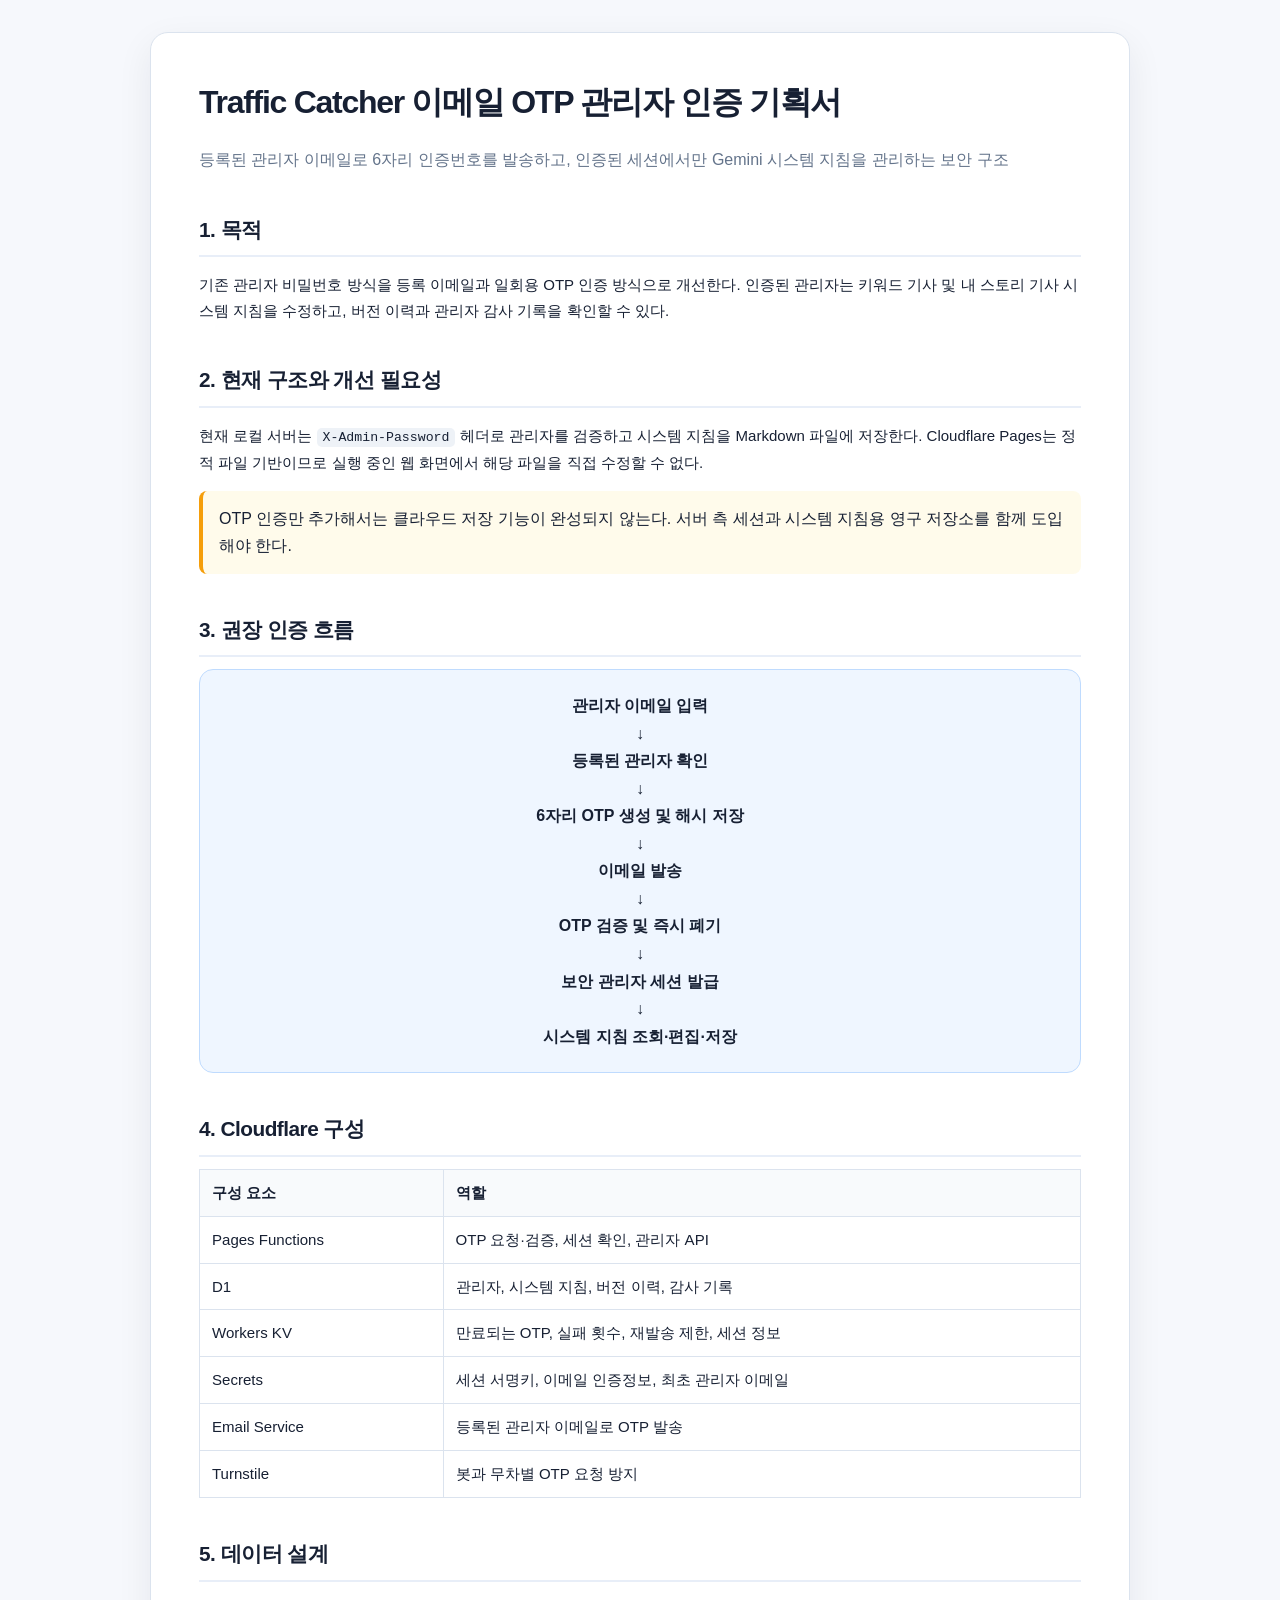
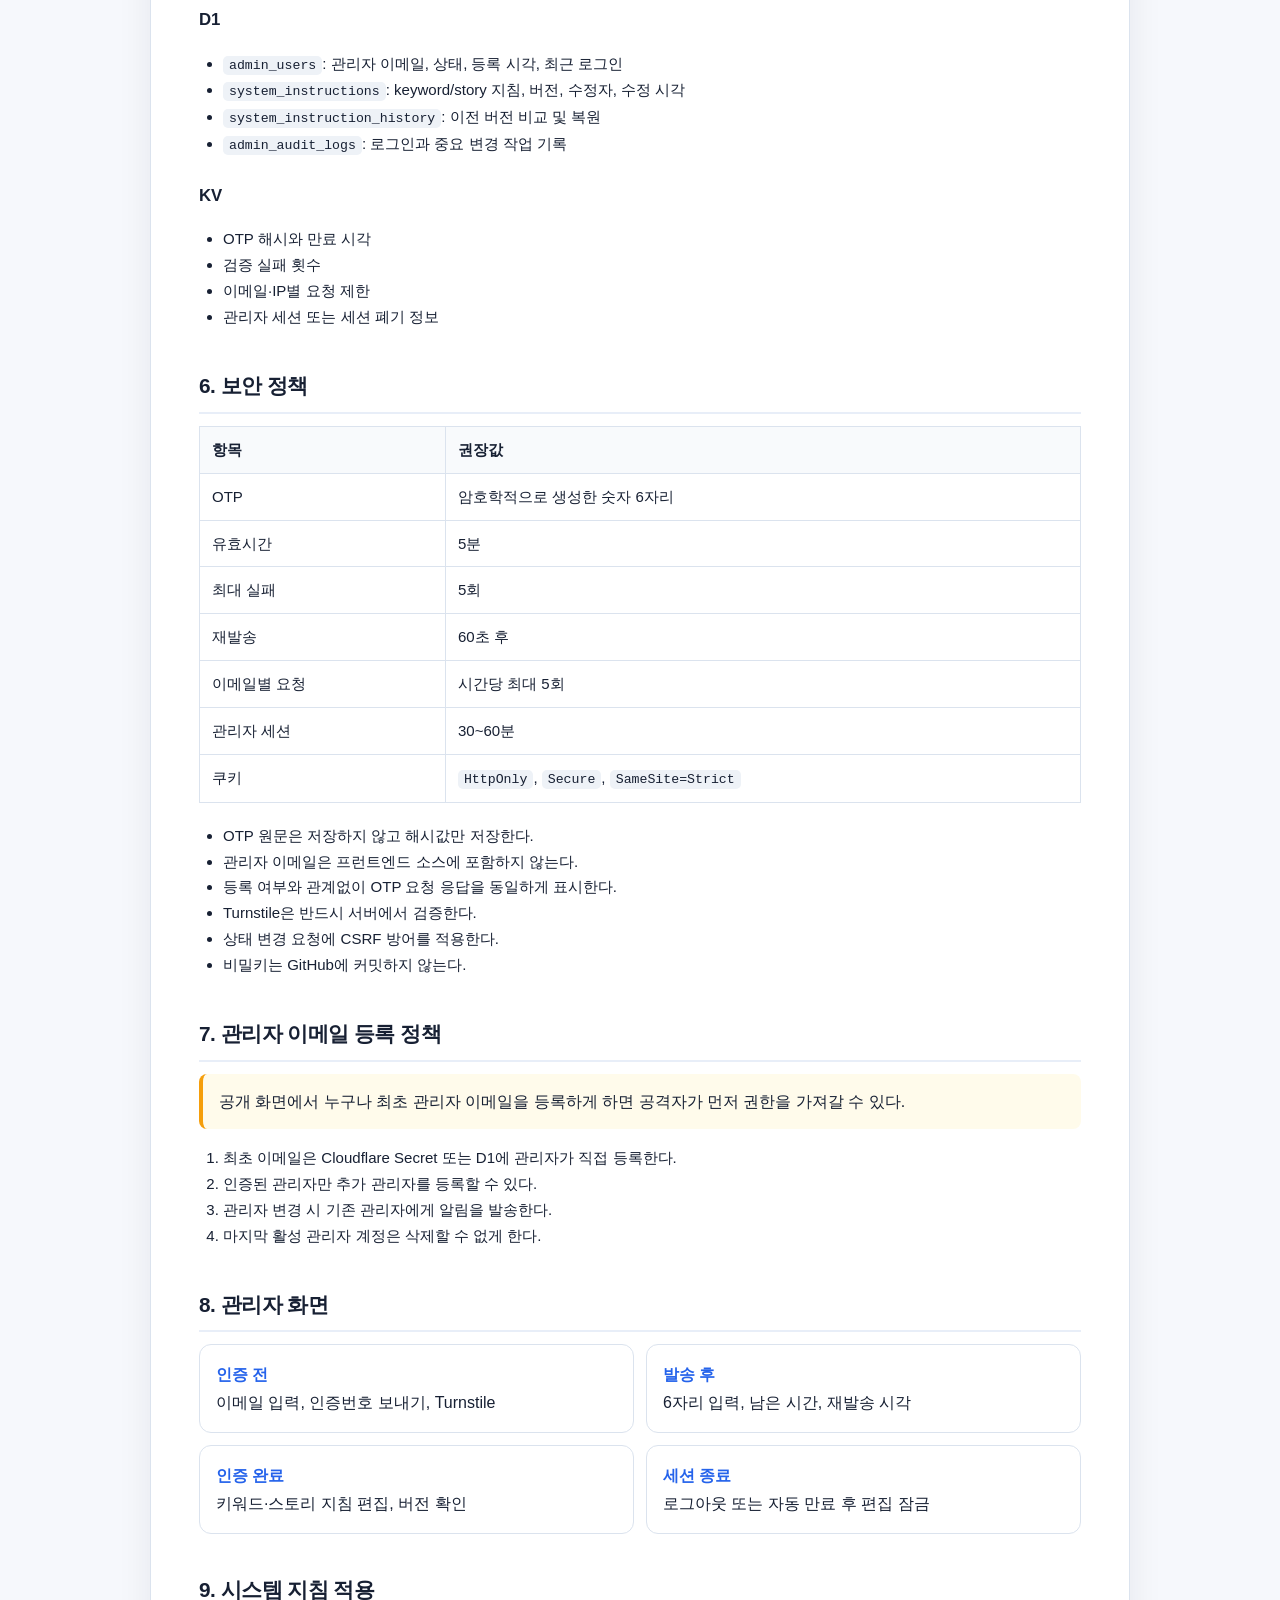
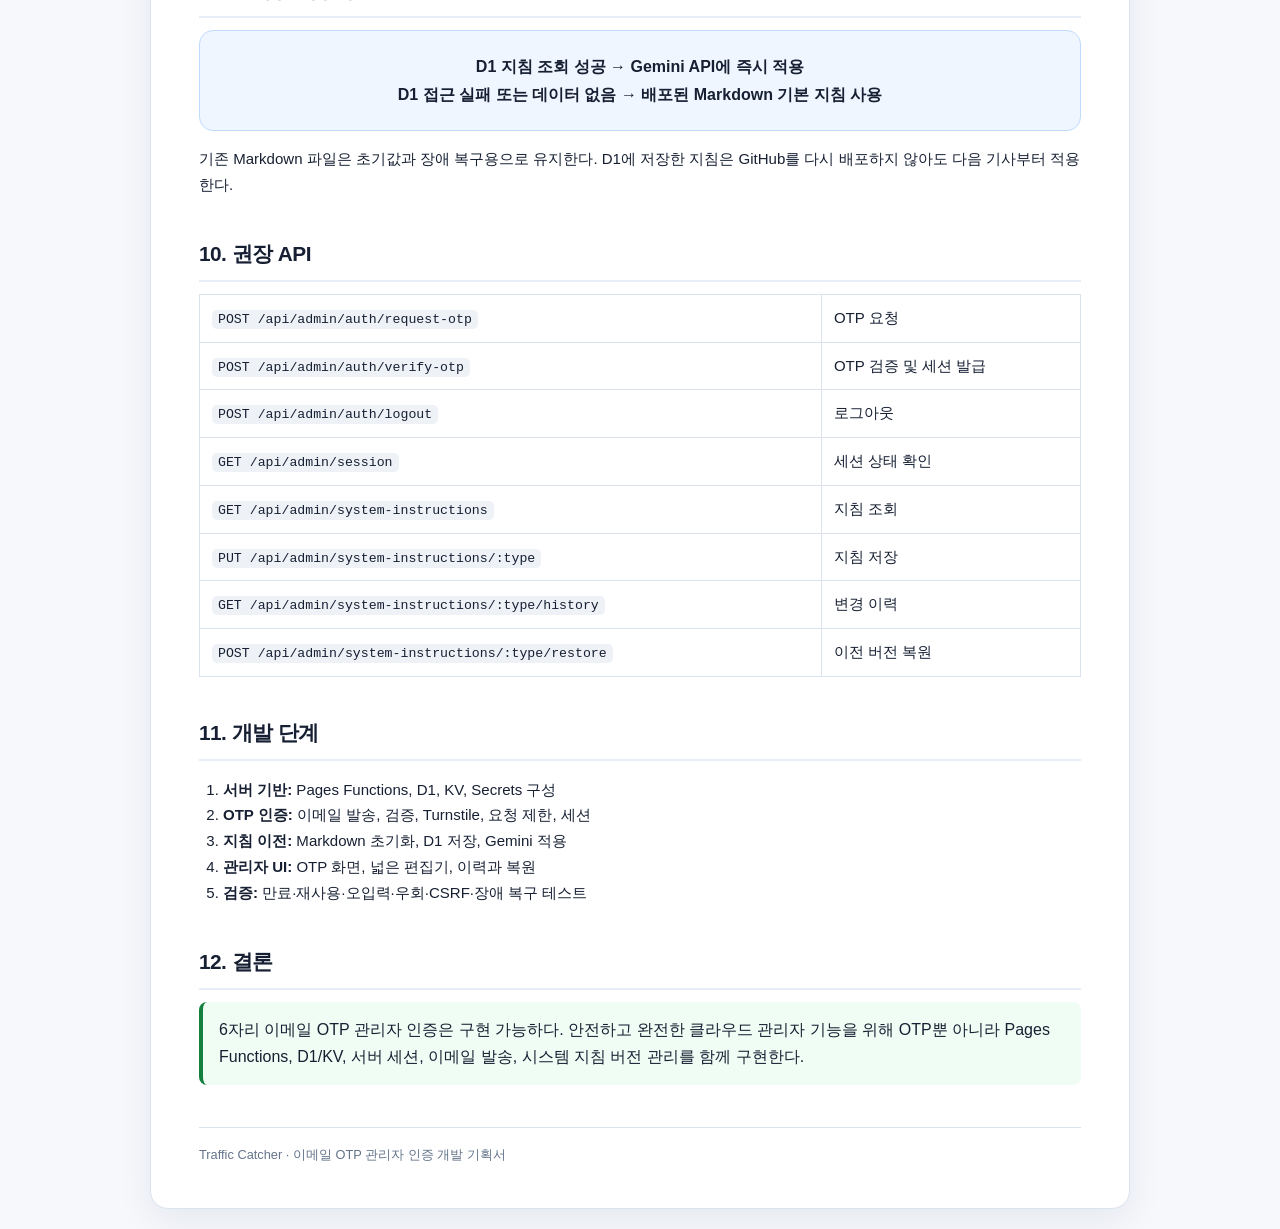
<file: ADMIN_OTP_AUTH_PLAN.html>
<!doctype html>
<html lang="ko">
<head>
  <meta charset="utf-8">
  <meta name="viewport" content="width=device-width, initial-scale=1">
  <link rel="icon" href="/static/favicon.ico?v=20260828-1" sizes="any">
  <link rel="icon" type="image/png" sizes="32x32" href="/static/favicon-32x32.png?v=20260828-1">
  <link rel="icon" type="image/png" sizes="16x16" href="/static/favicon-16x16.png?v=20260828-1">
  <link rel="apple-touch-icon" sizes="180x180" href="/static/apple-touch-icon.png?v=20260828-1">
  <link rel="manifest" href="/static/site.webmanifest?v=20260828-1">
  <meta name="theme-color" content="#4f37d8">
  <!-- Google tag (gtag.js) -->
  <script async src="https://www.googletagmanager.com/gtag/js?id=G-NDHFGY590H"></script>
  <script>
    window.dataLayer = window.dataLayer || [];
    function gtag(){dataLayer.push(arguments);}
    gtag('js', new Date());
    gtag('config', 'G-NDHFGY590H');
  </script>
  <title>Traffic Catcher 이메일 OTP 관리자 인증 기획서</title>
  <style>
    :root { --ink:#172033; --muted:#64748b; --line:#dbe3ee; --brand:#2563eb; --soft:#f6f8fc; --good:#15803d; }
    * { box-sizing:border-box; }
    body { margin:0; background:var(--soft); color:var(--ink); font-family:"Noto Sans KR","Malgun Gothic",sans-serif; line-height:1.72; }
    main { max-width:980px; margin:32px auto; padding:42px 48px; background:#fff; border:1px solid var(--line); border-radius:18px; box-shadow:0 12px 36px rgba(15,23,42,.07); }
    h1 { margin:0 0 10px; font-size:2rem; letter-spacing:-.04em; }
    h2 { margin:38px 0 12px; padding-bottom:8px; border-bottom:2px solid #e8eef8; font-size:1.3rem; letter-spacing:-.025em; }
    h3 { margin:24px 0 8px; font-size:1.05rem; }
    p, li, td, th { font-size:.94rem; }
    .lead { color:var(--muted); font-size:1rem; }
    .flow { padding:22px; border:1px solid #bfdbfe; border-radius:14px; background:#eff6ff; text-align:center; font-weight:600; white-space:pre-line; }
    .notice { padding:14px 16px; border-left:4px solid #f59e0b; background:#fffbeb; border-radius:8px; }
    .success { padding:14px 16px; border-left:4px solid var(--good); background:#f0fdf4; border-radius:8px; }
    table { width:100%; border-collapse:collapse; margin:12px 0 20px; }
    th, td { padding:10px 12px; border:1px solid var(--line); text-align:left; vertical-align:top; }
    th { background:#f8fafc; font-weight:600; }
    code { padding:2px 6px; border-radius:5px; background:#eef2f7; font-family:Consolas,monospace; font-size:.88em; }
    ol, ul { padding-left:24px; }
    .steps { display:grid; grid-template-columns:repeat(2,minmax(0,1fr)); gap:12px; }
    .step { padding:16px; border:1px solid var(--line); border-radius:12px; background:#fff; }
    .step strong { color:var(--brand); }
    footer { margin-top:42px; padding-top:16px; border-top:1px solid var(--line); color:var(--muted); font-size:.8rem; }
    @media (max-width:700px) { main { margin:0; padding:26px 20px; border:0; border-radius:0; } h1{font-size:1.55rem;} .steps{grid-template-columns:1fr;} }
  </style>
</head>
<body>
<main>
  <h1>Traffic Catcher 이메일 OTP 관리자 인증 기획서</h1>
  <p class="lead">등록된 관리자 이메일로 6자리 인증번호를 발송하고, 인증된 세션에서만 Gemini 시스템 지침을 관리하는 보안 구조</p>

  <h2>1. 목적</h2>
  <p>기존 관리자 비밀번호 방식을 등록 이메일과 일회용 OTP 인증 방식으로 개선한다. 인증된 관리자는 키워드 기사 및 내 스토리 기사 시스템 지침을 수정하고, 버전 이력과 관리자 감사 기록을 확인할 수 있다.</p>

  <h2>2. 현재 구조와 개선 필요성</h2>
  <p>현재 로컬 서버는 <code>X-Admin-Password</code> 헤더로 관리자를 검증하고 시스템 지침을 Markdown 파일에 저장한다. Cloudflare Pages는 정적 파일 기반이므로 실행 중인 웹 화면에서 해당 파일을 직접 수정할 수 없다.</p>
  <div class="notice">OTP 인증만 추가해서는 클라우드 저장 기능이 완성되지 않는다. 서버 측 세션과 시스템 지침용 영구 저장소를 함께 도입해야 한다.</div>

  <h2>3. 권장 인증 흐름</h2>
  <div class="flow">관리자 이메일 입력
↓
등록된 관리자 확인
↓
6자리 OTP 생성 및 해시 저장
↓
이메일 발송
↓
OTP 검증 및 즉시 폐기
↓
보안 관리자 세션 발급
↓
시스템 지침 조회·편집·저장</div>

  <h2>4. Cloudflare 구성</h2>
  <table>
    <thead><tr><th>구성 요소</th><th>역할</th></tr></thead>
    <tbody>
      <tr><td>Pages Functions</td><td>OTP 요청·검증, 세션 확인, 관리자 API</td></tr>
      <tr><td>D1</td><td>관리자, 시스템 지침, 버전 이력, 감사 기록</td></tr>
      <tr><td>Workers KV</td><td>만료되는 OTP, 실패 횟수, 재발송 제한, 세션 정보</td></tr>
      <tr><td>Secrets</td><td>세션 서명키, 이메일 인증정보, 최초 관리자 이메일</td></tr>
      <tr><td>Email Service</td><td>등록된 관리자 이메일로 OTP 발송</td></tr>
      <tr><td>Turnstile</td><td>봇과 무차별 OTP 요청 방지</td></tr>
    </tbody>
  </table>

  <h2>5. 데이터 설계</h2>
  <h3>D1</h3>
  <ul>
    <li><code>admin_users</code>: 관리자 이메일, 상태, 등록 시각, 최근 로그인</li>
    <li><code>system_instructions</code>: keyword/story 지침, 버전, 수정자, 수정 시각</li>
    <li><code>system_instruction_history</code>: 이전 버전 비교 및 복원</li>
    <li><code>admin_audit_logs</code>: 로그인과 중요 변경 작업 기록</li>
  </ul>
  <h3>KV</h3>
  <ul>
    <li>OTP 해시와 만료 시각</li>
    <li>검증 실패 횟수</li>
    <li>이메일·IP별 요청 제한</li>
    <li>관리자 세션 또는 세션 폐기 정보</li>
  </ul>

  <h2>6. 보안 정책</h2>
  <table>
    <thead><tr><th>항목</th><th>권장값</th></tr></thead>
    <tbody>
      <tr><td>OTP</td><td>암호학적으로 생성한 숫자 6자리</td></tr>
      <tr><td>유효시간</td><td>5분</td></tr>
      <tr><td>최대 실패</td><td>5회</td></tr>
      <tr><td>재발송</td><td>60초 후</td></tr>
      <tr><td>이메일별 요청</td><td>시간당 최대 5회</td></tr>
      <tr><td>관리자 세션</td><td>30~60분</td></tr>
      <tr><td>쿠키</td><td><code>HttpOnly</code>, <code>Secure</code>, <code>SameSite=Strict</code></td></tr>
    </tbody>
  </table>
  <ul>
    <li>OTP 원문은 저장하지 않고 해시값만 저장한다.</li>
    <li>관리자 이메일은 프런트엔드 소스에 포함하지 않는다.</li>
    <li>등록 여부와 관계없이 OTP 요청 응답을 동일하게 표시한다.</li>
    <li>Turnstile은 반드시 서버에서 검증한다.</li>
    <li>상태 변경 요청에 CSRF 방어를 적용한다.</li>
    <li>비밀키는 GitHub에 커밋하지 않는다.</li>
  </ul>

  <h2>7. 관리자 이메일 등록 정책</h2>
  <div class="notice">공개 화면에서 누구나 최초 관리자 이메일을 등록하게 하면 공격자가 먼저 권한을 가져갈 수 있다.</div>
  <ol>
    <li>최초 이메일은 Cloudflare Secret 또는 D1에 관리자가 직접 등록한다.</li>
    <li>인증된 관리자만 추가 관리자를 등록할 수 있다.</li>
    <li>관리자 변경 시 기존 관리자에게 알림을 발송한다.</li>
    <li>마지막 활성 관리자 계정은 삭제할 수 없게 한다.</li>
  </ol>

  <h2>8. 관리자 화면</h2>
  <div class="steps">
    <div class="step"><strong>인증 전</strong><br>이메일 입력, 인증번호 보내기, Turnstile</div>
    <div class="step"><strong>발송 후</strong><br>6자리 입력, 남은 시간, 재발송 시각</div>
    <div class="step"><strong>인증 완료</strong><br>키워드·스토리 지침 편집, 버전 확인</div>
    <div class="step"><strong>세션 종료</strong><br>로그아웃 또는 자동 만료 후 편집 잠금</div>
  </div>

  <h2>9. 시스템 지침 적용</h2>
  <div class="flow">D1 지침 조회 성공 → Gemini API에 즉시 적용
D1 접근 실패 또는 데이터 없음 → 배포된 Markdown 기본 지침 사용</div>
  <p>기존 Markdown 파일은 초기값과 장애 복구용으로 유지한다. D1에 저장한 지침은 GitHub를 다시 배포하지 않아도 다음 기사부터 적용한다.</p>

  <h2>10. 권장 API</h2>
  <table>
    <tbody>
      <tr><td><code>POST /api/admin/auth/request-otp</code></td><td>OTP 요청</td></tr>
      <tr><td><code>POST /api/admin/auth/verify-otp</code></td><td>OTP 검증 및 세션 발급</td></tr>
      <tr><td><code>POST /api/admin/auth/logout</code></td><td>로그아웃</td></tr>
      <tr><td><code>GET /api/admin/session</code></td><td>세션 상태 확인</td></tr>
      <tr><td><code>GET /api/admin/system-instructions</code></td><td>지침 조회</td></tr>
      <tr><td><code>PUT /api/admin/system-instructions/:type</code></td><td>지침 저장</td></tr>
      <tr><td><code>GET /api/admin/system-instructions/:type/history</code></td><td>변경 이력</td></tr>
      <tr><td><code>POST /api/admin/system-instructions/:type/restore</code></td><td>이전 버전 복원</td></tr>
    </tbody>
  </table>

  <h2>11. 개발 단계</h2>
  <ol>
    <li><strong>서버 기반:</strong> Pages Functions, D1, KV, Secrets 구성</li>
    <li><strong>OTP 인증:</strong> 이메일 발송, 검증, Turnstile, 요청 제한, 세션</li>
    <li><strong>지침 이전:</strong> Markdown 초기화, D1 저장, Gemini 적용</li>
    <li><strong>관리자 UI:</strong> OTP 화면, 넓은 편집기, 이력과 복원</li>
    <li><strong>검증:</strong> 만료·재사용·오입력·우회·CSRF·장애 복구 테스트</li>
  </ol>

  <h2>12. 결론</h2>
  <div class="success">6자리 이메일 OTP 관리자 인증은 구현 가능하다. 안전하고 완전한 클라우드 관리자 기능을 위해 OTP뿐 아니라 Pages Functions, D1/KV, 서버 세션, 이메일 발송, 시스템 지침 버전 관리를 함께 구현한다.</div>

  <footer>Traffic Catcher · 이메일 OTP 관리자 인증 개발 기획서</footer>
</main>
</body>
</html>
</file>
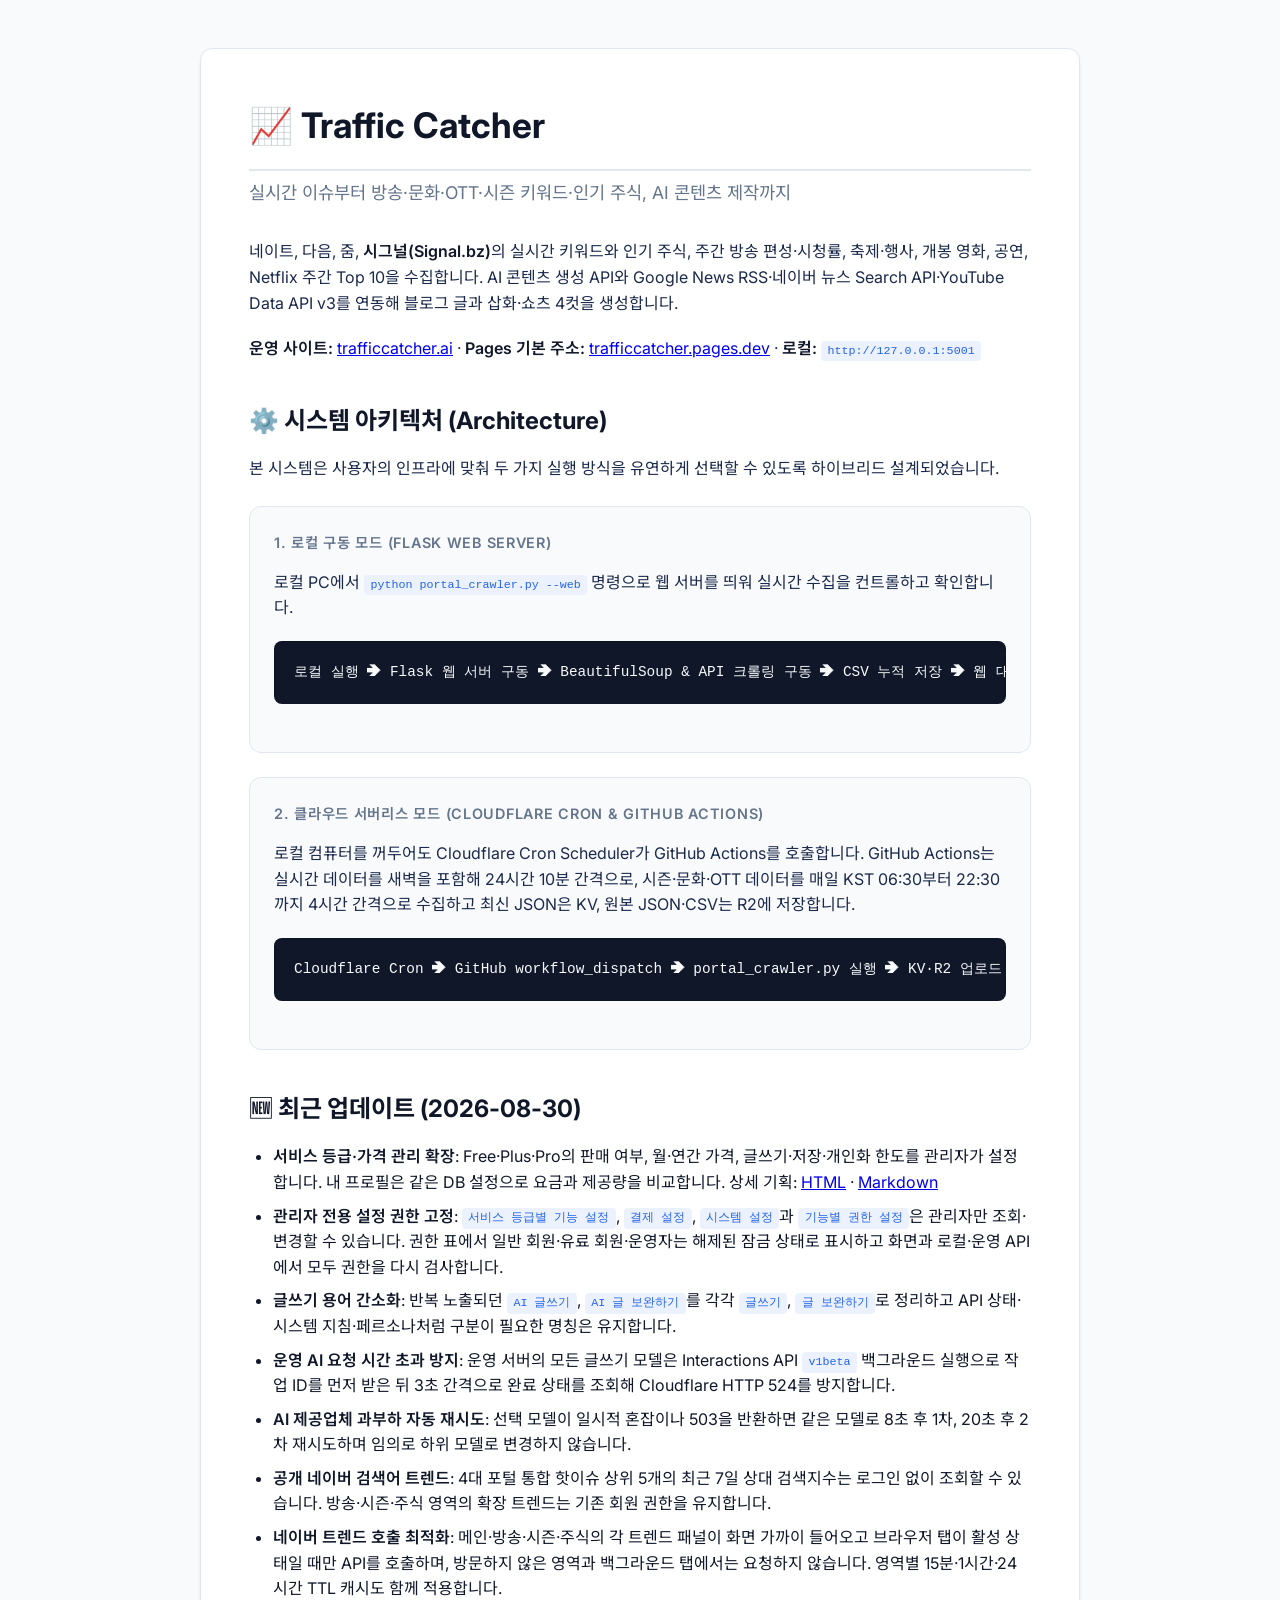
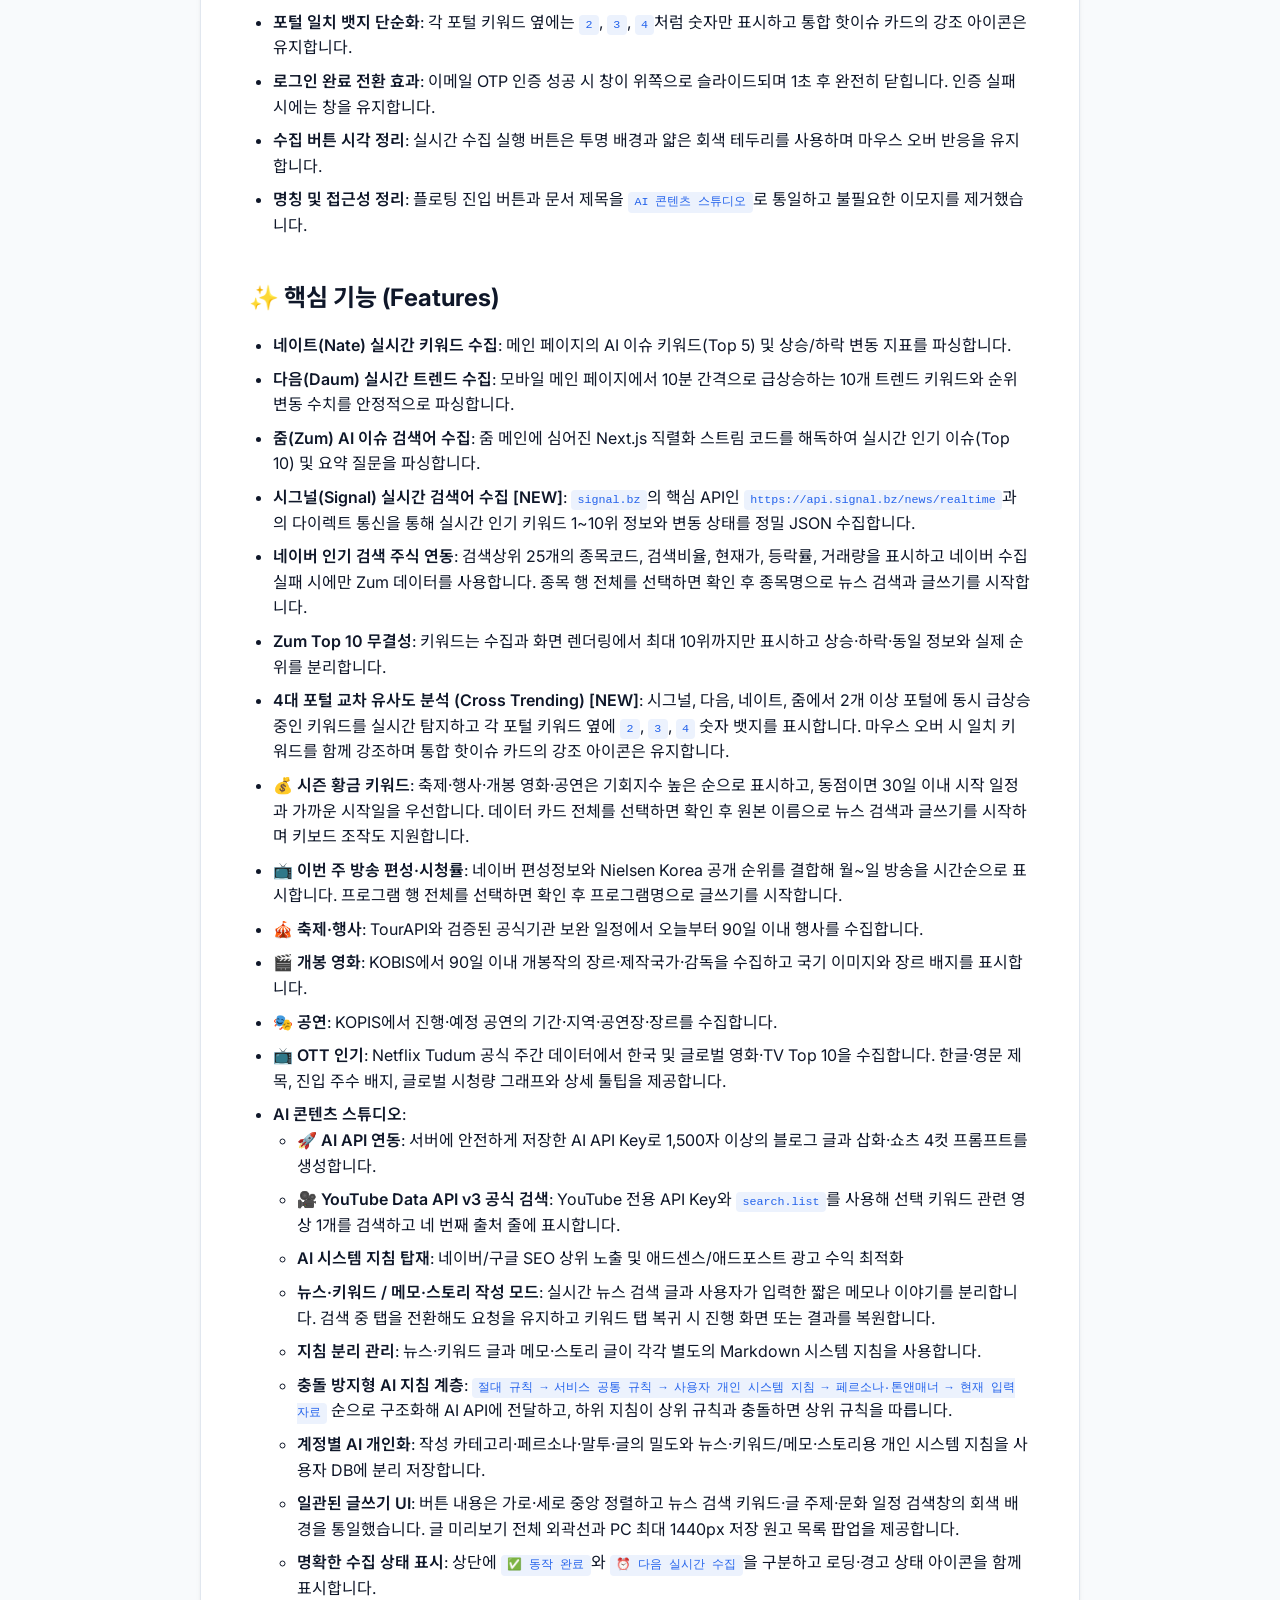
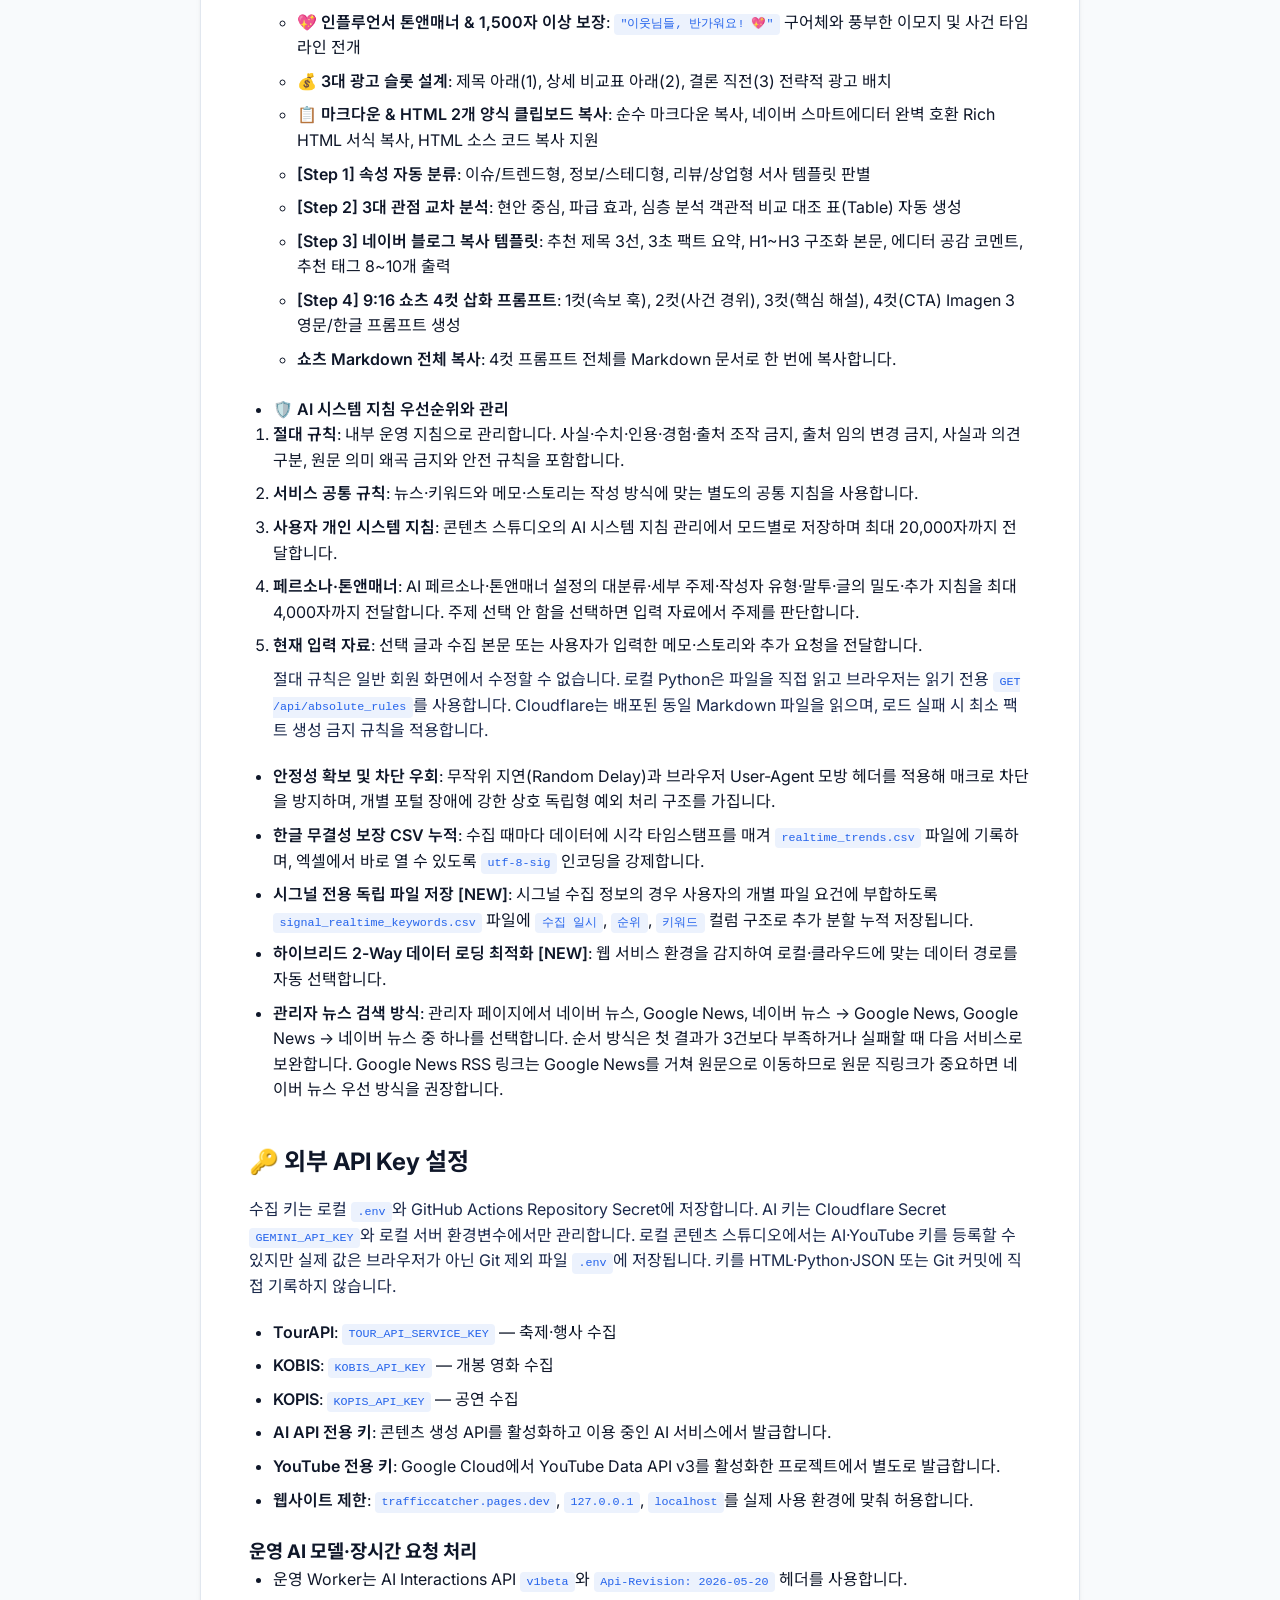
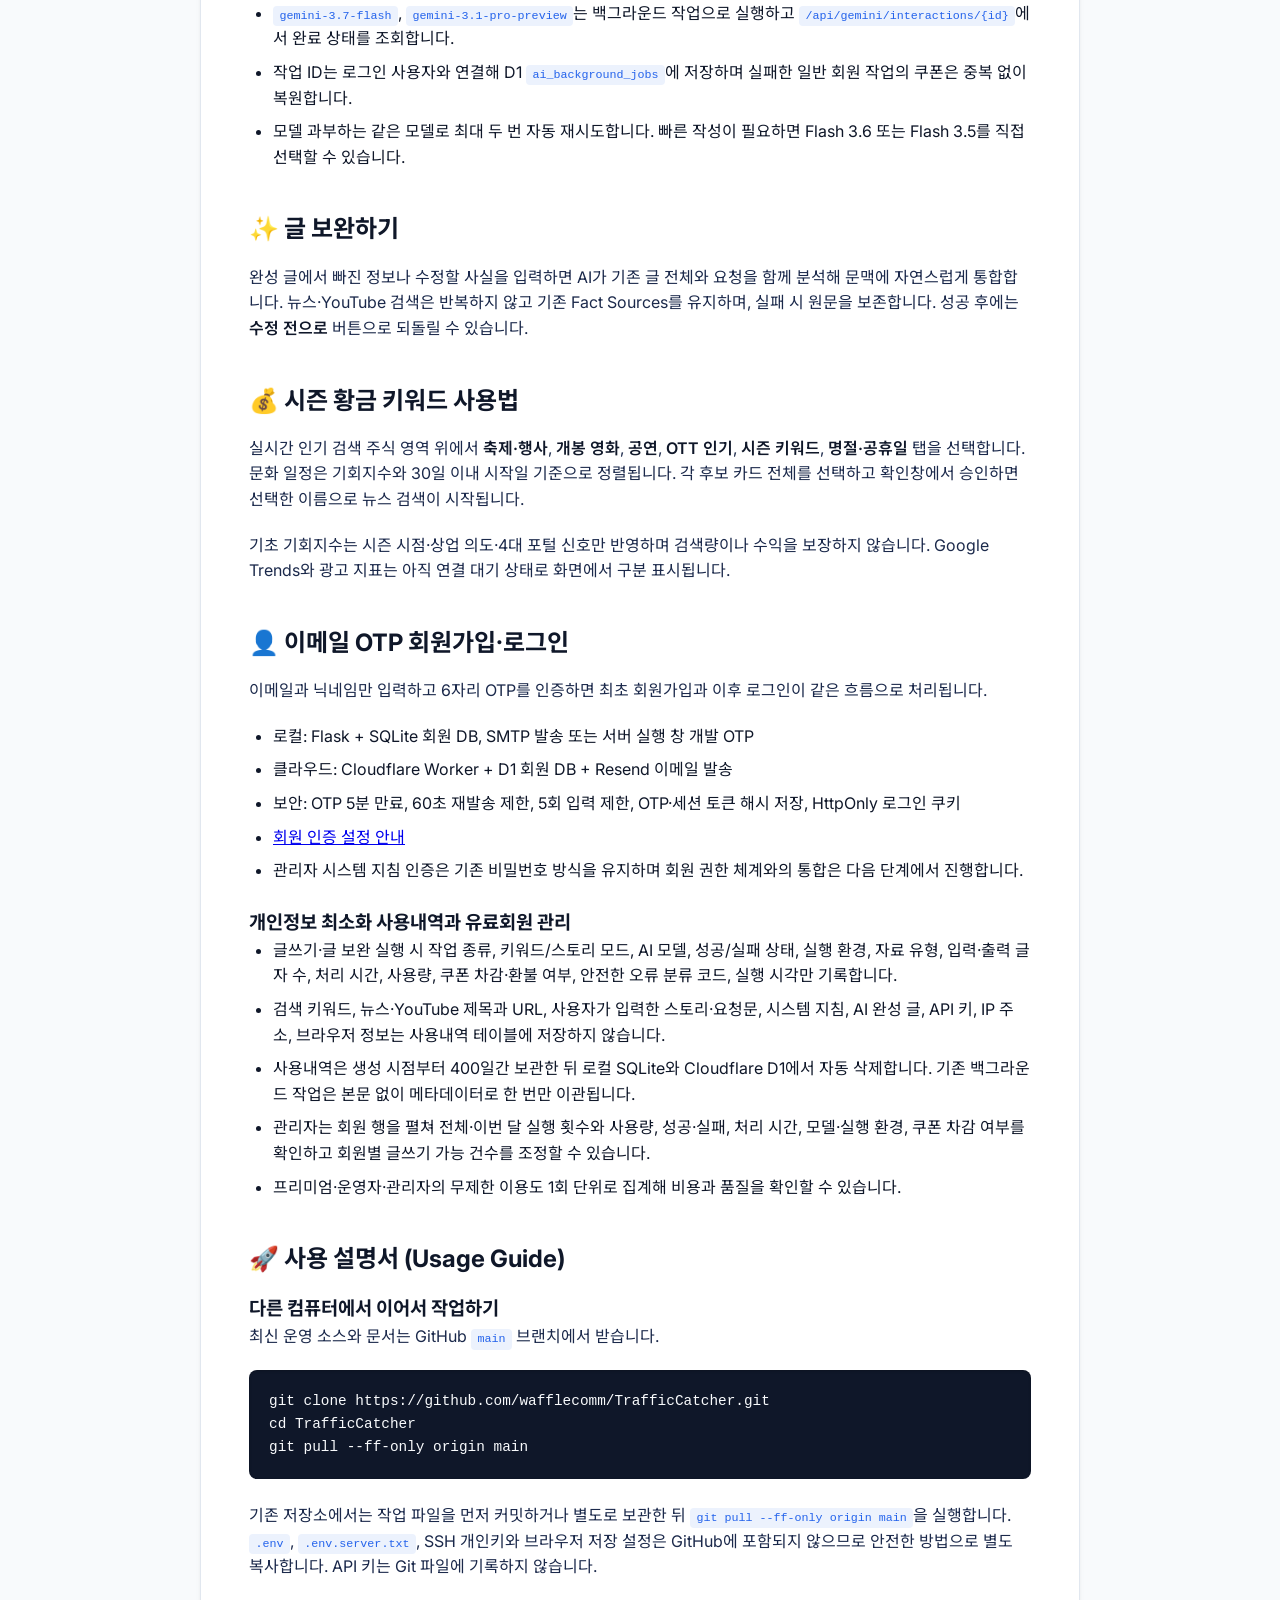
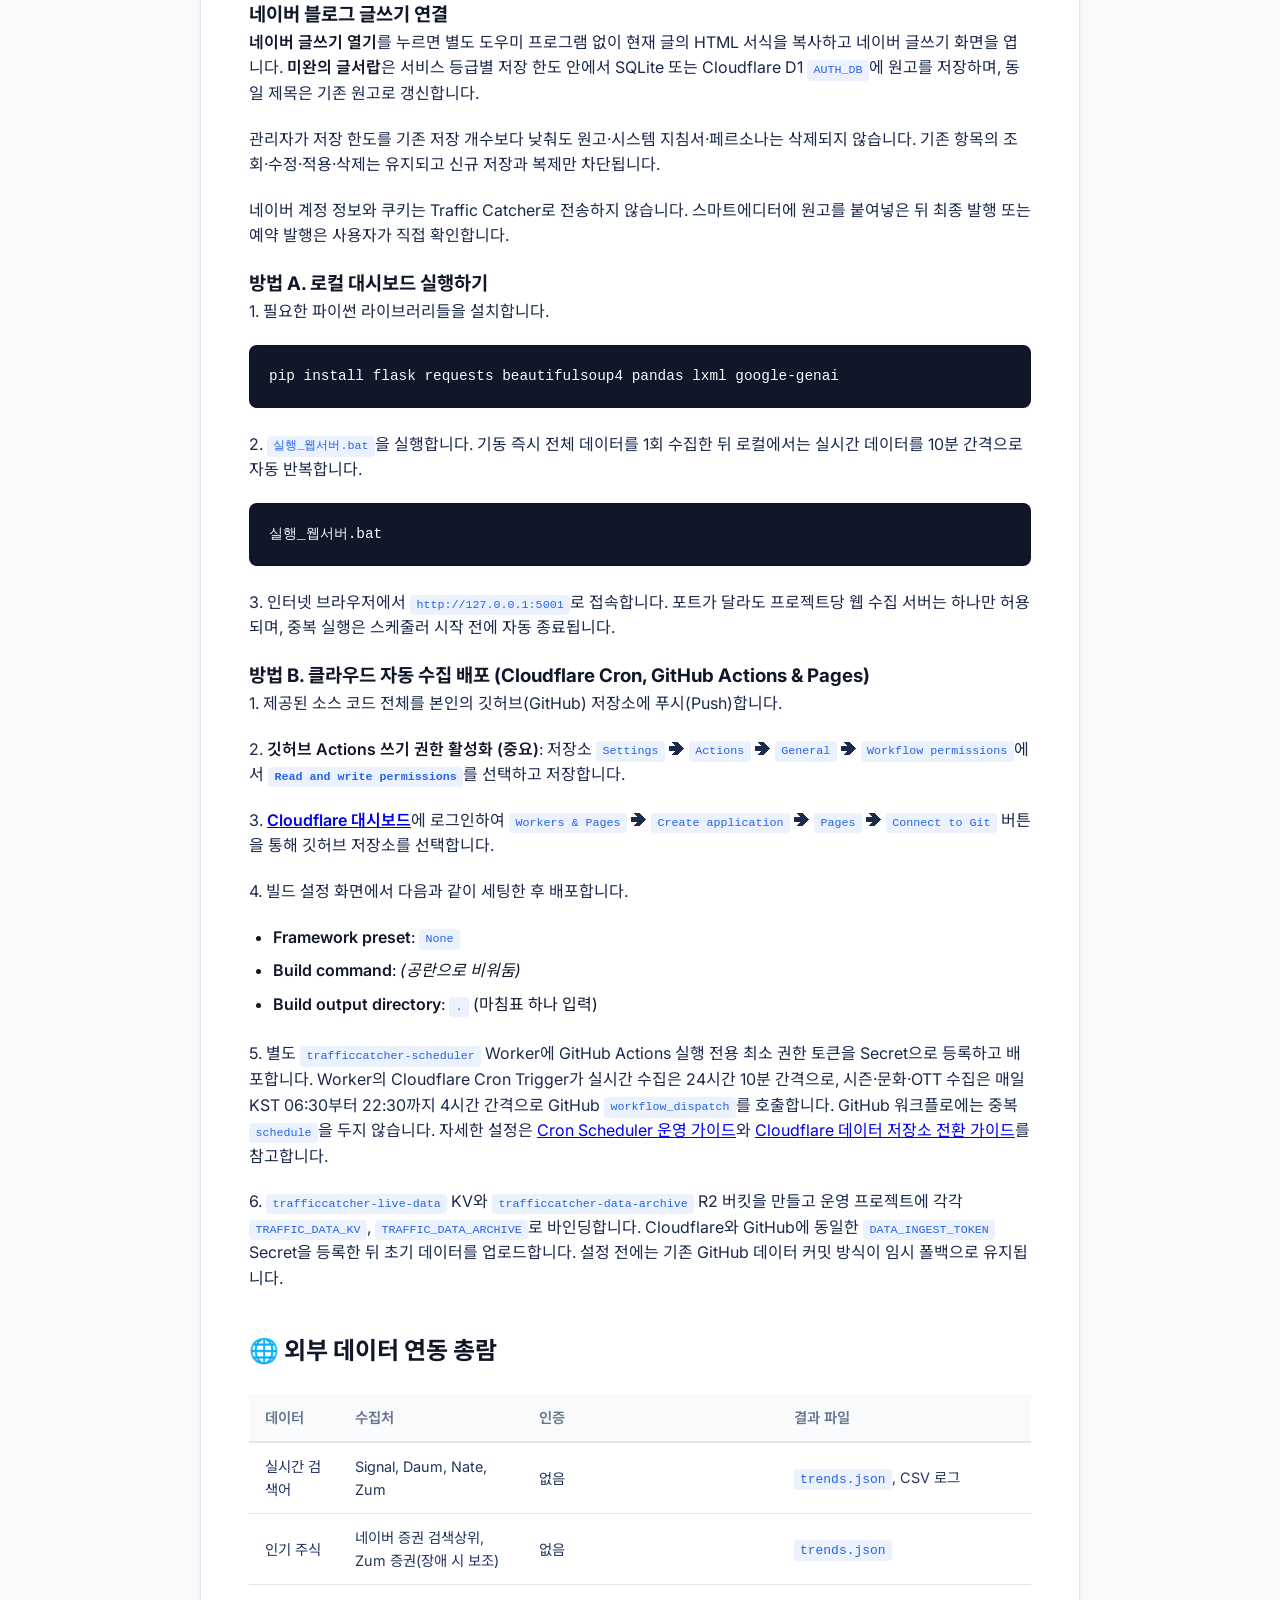
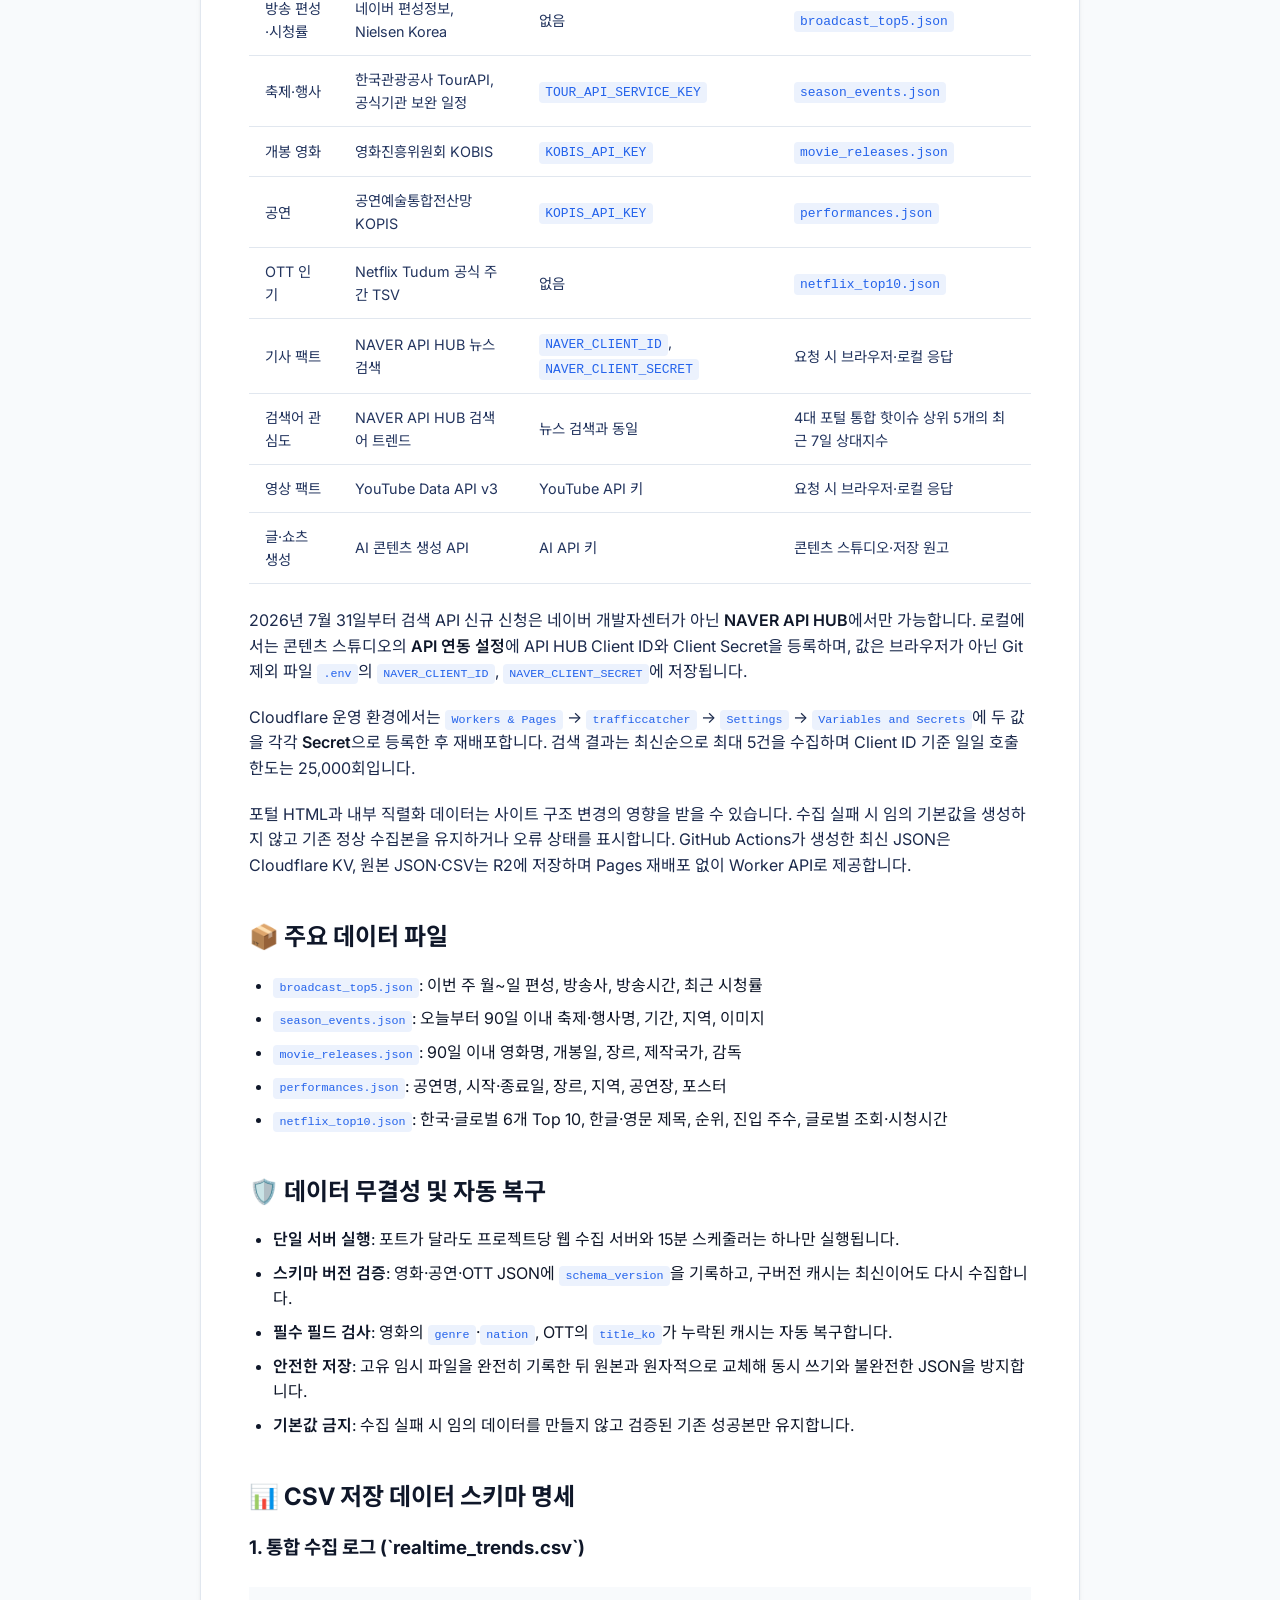
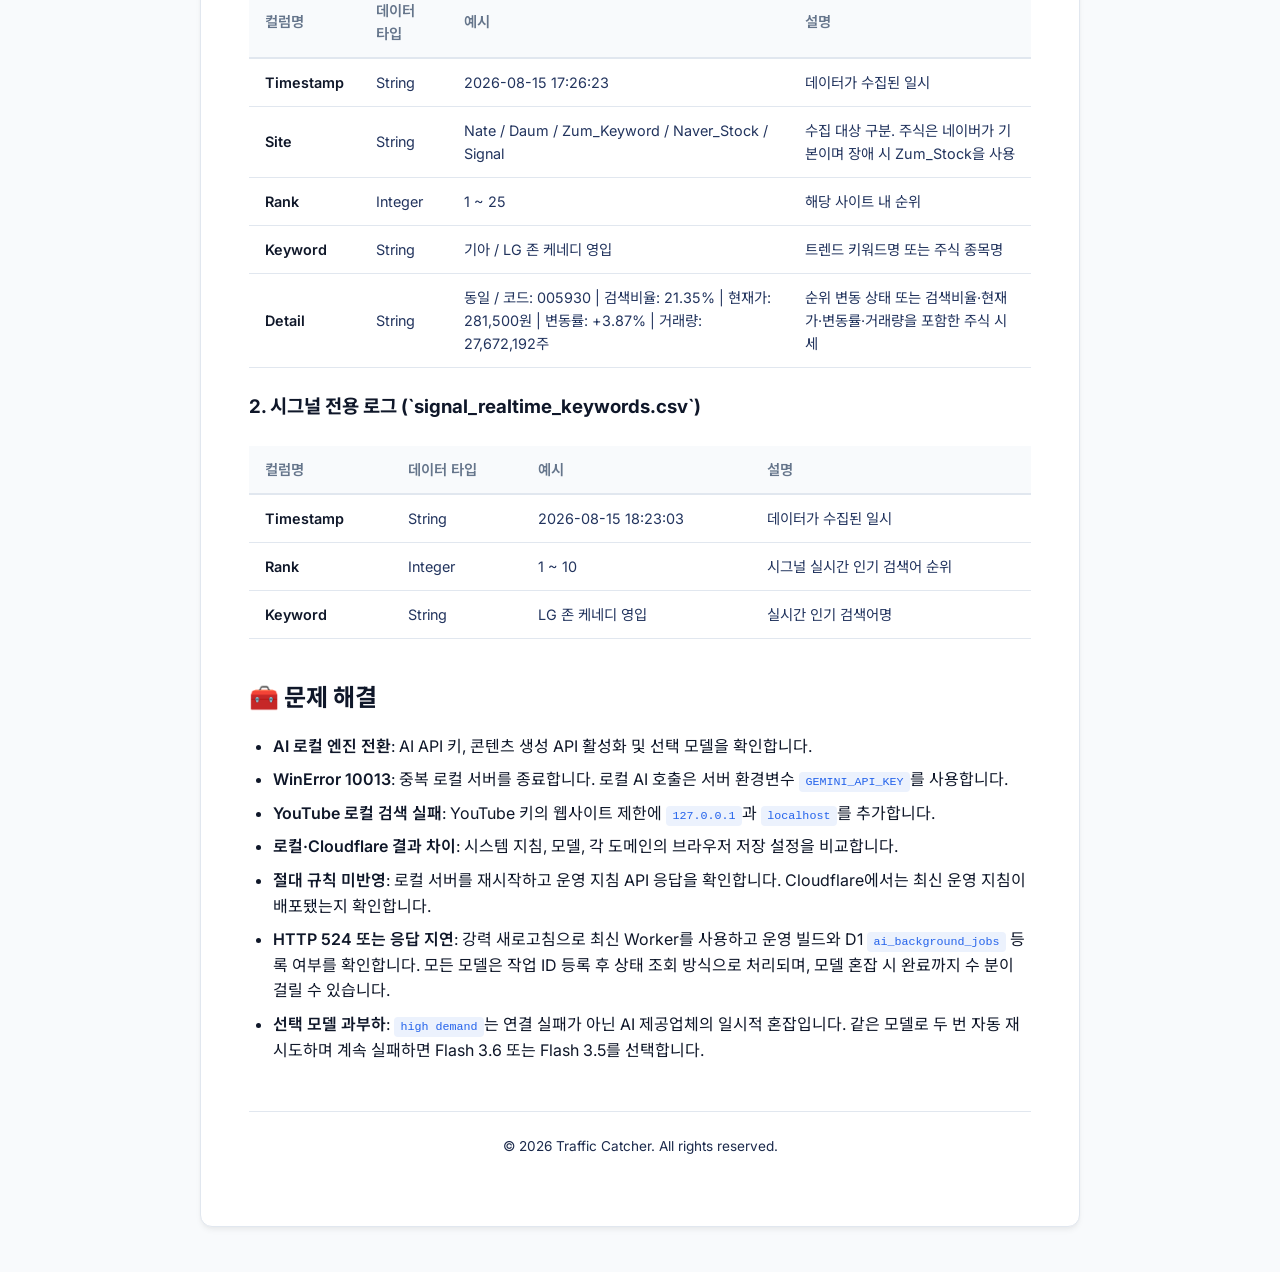
<file: README.html>
<!DOCTYPE html>
<html lang="ko">
<head>
    <meta charset="UTF-8">
    <meta name="viewport" content="width=device-width, initial-scale=1.0">
    <link rel="icon" href="/static/favicon.ico?v=20260828-1" sizes="any">
    <link rel="icon" type="image/png" sizes="32x32" href="/static/favicon-32x32.png?v=20260828-1">
    <link rel="icon" type="image/png" sizes="16x16" href="/static/favicon-16x16.png?v=20260828-1">
    <link rel="apple-touch-icon" sizes="180x180" href="/static/apple-touch-icon.png?v=20260828-1">
    <link rel="manifest" href="/static/site.webmanifest?v=20260828-2">
    <meta name="application-name" content="트래픽캐쳐">
    <meta name="apple-mobile-web-app-title" content="트래픽캐쳐">
    <meta name="theme-color" content="#4f37d8">
    <!-- Google tag (gtag.js) -->
    <script async src="https://www.googletagmanager.com/gtag/js?id=G-NDHFGY590H"></script>
    <script>
      window.dataLayer = window.dataLayer || [];
      function gtag(){dataLayer.push(arguments);}
      gtag('js', new Date());
      gtag('config', 'G-NDHFGY590H');
    </script>
    <title>Traffic Catcher - 실시간 트렌드·시즌 키워드·AI 콘텐츠 설명서</title>
    <!-- Google Fonts -->
    <link rel="preconnect" href="https://fonts.googleapis.com">
    <link rel="preconnect" href="https://fonts.gstatic.com" crossorigin>
    <link href="https://fonts.googleapis.com/css2?family=Inter:wght@300;400;500;600;700&family=Noto+Sans+KR:wght@300;400;500;700&display=swap" rel="stylesheet">
    
    <style>
        :root {
            --primary: hsl(221, 83%, 53%);
            --primary-light: hsl(221, 83%, 96%);
            --bg: hsl(210, 40%, 98%);
            --bg-card: hsl(0, 0%, 100%);
            --text-main: hsl(222, 47%, 11%);
            --text-muted: hsl(215, 16%, 47%);
            --border: hsl(214, 32%, 91%);
            --radius: 12px;
            --code-bg: hsl(222, 47%, 11%);
            --font-sans: 'Inter', 'Noto Sans KR', sans-serif;
        }

        * {
            box-sizing: border-box;
            margin: 0;
            padding: 0;
        }

        body {
            background-color: var(--bg);
            color: var(--text-main);
            font-family: var(--font-sans);
            line-height: 1.6;
            padding: 3rem 1.5rem;
        }

        .container {
            max-width: 880px;
            margin: 0 auto;
            background-color: var(--bg-card);
            border: 1px solid var(--border);
            border-radius: var(--radius);
            padding: 3rem;
            box-shadow: 0 4px 6px -1px rgba(0, 0, 0, 0.05), 0 2px 4px -1px rgba(0, 0, 0, 0.03);
        }

        /* Typography */
        h1 {
            font-size: 2.2rem;
            font-weight: 700;
            margin-bottom: 0.5rem;
            color: var(--text-main);
            border-bottom: 2px solid var(--border);
            padding-bottom: 1rem;
        }

        .subtitle {
            font-size: 1.1rem;
            color: var(--text-muted);
            margin-bottom: 2rem;
            font-weight: 400;
        }

        h2 {
            font-size: 1.5rem;
            font-weight: 700;
            margin-top: 2.5rem;
            margin-bottom: 1rem;
            color: var(--text-main);
            display: flex;
            align-items: center;
            gap: 0.5rem;
        }

        p {
            margin-bottom: 1.25rem;
            color: hsl(222, 47%, 20%);
        }

        /* Architecture Section */
        .arch-container {
            background-color: var(--bg);
            border: 1px solid var(--border);
            border-radius: var(--radius);
            padding: 1.5rem;
            margin: 1.5rem 0;
            overflow-x: auto;
        }

        .arch-title {
            font-weight: 600;
            font-size: 0.9rem;
            color: var(--text-muted);
            margin-bottom: 1rem;
            text-transform: uppercase;
            letter-spacing: 0.05em;
        }

        /* Features List */
        ul {
            margin-bottom: 1.5rem;
            padding-left: 1.5rem;
        }

        li {
            margin-bottom: 0.5rem;
        }

        strong {
            color: var(--text-main);
            font-weight: 600;
        }

        /* Code Blocks */
        pre {
            background-color: var(--code-bg);
            color: hsl(210, 40%, 98%);
            padding: 1.25rem;
            border-radius: 8px;
            font-family: monospace;
            font-size: 0.9rem;
            overflow-x: auto;
            margin: 1rem 0 1.5rem 0;
            box-shadow: inset 0 1px 3px rgba(0,0,0,0.2);
        }

        code {
            font-family: monospace;
            background-color: var(--primary-light);
            color: var(--primary);
            padding: 0.2rem 0.4rem;
            border-radius: 4px;
            font-size: 0.9em;
        }

        pre code {
            background: none;
            color: inherit;
            padding: 0;
            font-size: inherit;
        }

        /* Table style */
        table {
            width: 100%;
            border-collapse: collapse;
            margin: 1.5rem 0;
            font-size: 0.9rem;
        }

        th {
            background-color: var(--bg);
            color: var(--text-muted);
            font-weight: 600;
            text-align: left;
            padding: 0.75rem 1rem;
            border-bottom: 2px solid var(--border);
        }

        td {
            padding: 0.75rem 1rem;
            border-bottom: 1px solid var(--border);
            color: hsl(222, 47%, 25%);
        }

        tr:hover td {
            background-color: var(--primary-light);
        }

        /* Badge component */
        .badge {
            display: inline-block;
            padding: 0.15rem 0.5rem;
            background-color: var(--primary-light);
            color: var(--primary);
            border-radius: 999px;
            font-size: 0.75rem;
            font-weight: 600;
        }

        /* Footer */
        .footer {
            margin-top: 3rem;
            border-top: 1px solid var(--border);
            padding-top: 1.5rem;
            font-size: 0.85rem;
            color: var(--text-muted);
            text-align: center;
        }

        /* Responsive Layout */
        @media (max-width: 640px) {
            body {
                padding: 1.5rem 0.75rem;
            }
            .container {
                padding: 1.5rem;
            }
            h1 {
                font-size: 1.8rem;
            }
            h2 {
                font-size: 1.3rem;
            }
        }
    </style>
</head>
<body>
    <div class="container">
        <h1>📈 Traffic Catcher</h1>
        <p class="subtitle">실시간 이슈부터 방송·문화·OTT·시즌 키워드·인기 주식, AI 콘텐츠 제작까지</p>

        <p>네이트, 다음, 줌, <strong>시그널(Signal.bz)</strong>의 실시간 키워드와 인기 주식, 주간 방송 편성·시청률, 축제·행사, 개봉 영화, 공연, Netflix 주간 Top 10을 수집합니다. AI 콘텐츠 생성 API와 Google News RSS·네이버 뉴스 Search API·YouTube Data API v3를 연동해 블로그 글과 삽화·쇼츠 4컷을 생성합니다.</p>
        <p><strong>운영 사이트:</strong> <a href="https://trafficcatcher.ai/" target="_blank">trafficcatcher.ai</a> · <strong>Pages 기본 주소:</strong> <a href="https://trafficcatcher.pages.dev/" target="_blank">trafficcatcher.pages.dev</a> · <strong>로컬:</strong> <code>http://127.0.0.1:5001</code></p>

        <h2>⚙️ 시스템 아키텍처 (Architecture)</h2>
        <p>본 시스템은 사용자의 인프라에 맞춰 두 가지 실행 방식을 유연하게 선택할 수 있도록 하이브리드 설계되었습니다.</p>
        
        <div class="arch-container">
            <div class="arch-title">1. 로컬 구동 모드 (Flask Web Server)</div>
            <p>로컬 PC에서 <code>python portal_crawler.py --web</code> 명령으로 웹 서버를 띄워 실시간 수집을 컨트롤하고 확인합니다.</p>
            <pre>로컬 실행 ➔ Flask 웹 서버 구동 ➔ BeautifulSoup & API 크롤링 구동 ➔ CSV 누적 저장 ➔ 웹 대시보드 출력</pre>
        </div>

        <div class="arch-container">
            <div class="arch-title">2. 클라우드 서버리스 모드 (Cloudflare Cron & GitHub Actions)</div>
            <p>로컬 컴퓨터를 꺼두어도 Cloudflare Cron Scheduler가 GitHub Actions를 호출합니다. GitHub Actions는 실시간 데이터를 새벽을 포함해 24시간 10분 간격으로, 시즌·문화·OTT 데이터를 매일 KST 06:30부터 22:30까지 4시간 간격으로 수집하고 최신 JSON은 KV, 원본 JSON·CSV는 R2에 저장합니다.</p>
            <pre>Cloudflare Cron ➔ GitHub workflow_dispatch ➔ portal_crawler.py 실행 ➔ KV·R2 업로드 ➔ Worker 데이터 API에서 즉시 조회</pre>
        </div>

        <h2>🆕 최근 업데이트 (2026-08-30)</h2>
        <ul>
            <li><strong>서비스 등급·가격 관리 확장</strong>: Free·Plus·Pro의 판매 여부, 월·연간 가격, 글쓰기·저장·개인화 한도를 관리자가 설정합니다. 내 프로필은 같은 DB 설정으로 요금과 제공량을 비교합니다. 상세 기획: <a href="docs/SERVICE_PLAN_PRICING_AND_PERMISSIONS_PLAN.html">HTML</a> · <a href="docs/SERVICE_PLAN_PRICING_AND_PERMISSIONS_PLAN.md">Markdown</a></li>
            <li><strong>관리자 전용 설정 권한 고정</strong>: <code>서비스 등급별 기능 설정</code>, <code>결제 설정</code>, <code>시스템 설정</code>과 <code>기능별 권한 설정</code>은 관리자만 조회·변경할 수 있습니다. 권한 표에서 일반 회원·유료 회원·운영자는 해제된 잠금 상태로 표시하고 화면과 로컬·운영 API에서 모두 권한을 다시 검사합니다.</li>
            <li><strong>글쓰기 용어 간소화</strong>: 반복 노출되던 <code>AI 글쓰기</code>, <code>AI 글 보완하기</code>를 각각 <code>글쓰기</code>, <code>글 보완하기</code>로 정리하고 API 상태·시스템 지침·페르소나처럼 구분이 필요한 명칭은 유지합니다.</li>
            <li><strong>운영 AI 요청 시간 초과 방지</strong>: 운영 서버의 모든 글쓰기 모델은 Interactions API <code>v1beta</code> 백그라운드 실행으로 작업 ID를 먼저 받은 뒤 3초 간격으로 완료 상태를 조회해 Cloudflare HTTP 524를 방지합니다.</li>
            <li><strong>AI 제공업체 과부하 자동 재시도</strong>: 선택 모델이 일시적 혼잡이나 503을 반환하면 같은 모델로 8초 후 1차, 20초 후 2차 재시도하며 임의로 하위 모델로 변경하지 않습니다.</li>
            <li><strong>공개 네이버 검색어 트렌드</strong>: 4대 포털 통합 핫이슈 상위 5개의 최근 7일 상대 검색지수는 로그인 없이 조회할 수 있습니다. 방송·시즌·주식 영역의 확장 트렌드는 기존 회원 권한을 유지합니다.</li>
            <li><strong>네이버 트렌드 호출 최적화</strong>: 메인·방송·시즌·주식의 각 트렌드 패널이 화면 가까이 들어오고 브라우저 탭이 활성 상태일 때만 API를 호출하며, 방문하지 않은 영역과 백그라운드 탭에서는 요청하지 않습니다. 영역별 15분·1시간·24시간 TTL 캐시도 함께 적용합니다.</li>
            <li><strong>포털 일치 뱃지 단순화</strong>: 각 포털 키워드 옆에는 <code>2</code>, <code>3</code>, <code>4</code>처럼 숫자만 표시하고 통합 핫이슈 카드의 강조 아이콘은 유지합니다.</li>
            <li><strong>로그인 완료 전환 효과</strong>: 이메일 OTP 인증 성공 시 창이 위쪽으로 슬라이드되며 1초 후 완전히 닫힙니다. 인증 실패 시에는 창을 유지합니다.</li>
            <li><strong>수집 버튼 시각 정리</strong>: 실시간 수집 실행 버튼은 투명 배경과 얇은 회색 테두리를 사용하며 마우스 오버 반응을 유지합니다.</li>
            <li><strong>명칭 및 접근성 정리</strong>: 플로팅 진입 버튼과 문서 제목을 <code>AI 콘텐츠 스튜디오</code>로 통일하고 불필요한 이모지를 제거했습니다.</li>
        </ul>

        <h2>✨ 핵심 기능 (Features)</h2>
        <ul>
            <li><strong>네이트(Nate) 실시간 키워드 수집</strong>: 메인 페이지의 AI 이슈 키워드(Top 5) 및 상승/하락 변동 지표를 파싱합니다.</li>
            <li><strong>다음(Daum) 실시간 트렌드 수집</strong>: 모바일 메인 페이지에서 10분 간격으로 급상승하는 10개 트렌드 키워드와 순위 변동 수치를 안정적으로 파싱합니다.</li>
            <li><strong>줌(Zum) AI 이슈 검색어 수집</strong>: 줌 메인에 심어진 Next.js 직렬화 스트림 코드를 해독하여 실시간 인기 이슈(Top 10) 및 요약 질문을 파싱합니다.</li>
            <li><strong>시그널(Signal) 실시간 검색어 수집 [NEW]</strong>: <code>signal.bz</code>의 핵심 API인 <code>https://api.signal.bz/news/realtime</code>과의 다이렉트 통신을 통해 실시간 인기 키워드 1~10위 정보와 변동 상태를 정밀 JSON 수집합니다.</li>
            <li><strong>네이버 인기 검색 주식 연동</strong>: 검색상위 25개의 종목코드, 검색비율, 현재가, 등락률, 거래량을 표시하고 네이버 수집 실패 시에만 Zum 데이터를 사용합니다. 종목 행 전체를 선택하면 확인 후 종목명으로 뉴스 검색과 글쓰기를 시작합니다.</li>
            <li><strong>Zum Top 10 무결성</strong>: 키워드는 수집과 화면 렌더링에서 최대 10위까지만 표시하고 상승·하락·동일 정보와 실제 순위를 분리합니다.</li>
            <li><strong>4대 포털 교차 유사도 분석 (Cross Trending) [NEW]</strong>: 시그널, 다음, 네이트, 줌에서 2개 이상 포털에 동시 급상승 중인 키워드를 실시간 탐지하고 각 포털 키워드 옆에 <code>2</code>, <code>3</code>, <code>4</code> 숫자 뱃지를 표시합니다. 마우스 오버 시 일치 키워드를 함께 강조하며 통합 핫이슈 카드의 강조 아이콘은 유지합니다.</li>
            <li><strong>💰 시즌 황금 키워드</strong>: 축제·행사·개봉 영화·공연은 기회지수 높은 순으로 표시하고, 동점이면 30일 이내 시작 일정과 가까운 시작일을 우선합니다. 데이터 카드 전체를 선택하면 확인 후 원본 이름으로 뉴스 검색과 글쓰기를 시작하며 키보드 조작도 지원합니다.</li>
            <li><strong>📺 이번 주 방송 편성·시청률</strong>: 네이버 편성정보와 Nielsen Korea 공개 순위를 결합해 월~일 방송을 시간순으로 표시합니다. 프로그램 행 전체를 선택하면 확인 후 프로그램명으로 글쓰기를 시작합니다.</li>
            <li><strong>🎪 축제·행사</strong>: TourAPI와 검증된 공식기관 보완 일정에서 오늘부터 90일 이내 행사를 수집합니다.</li>
            <li><strong>🎬 개봉 영화</strong>: KOBIS에서 90일 이내 개봉작의 장르·제작국가·감독을 수집하고 국기 이미지와 장르 배지를 표시합니다.</li>
            <li><strong>🎭 공연</strong>: KOPIS에서 진행·예정 공연의 기간·지역·공연장·장르를 수집합니다.</li>
            <li><strong>📺 OTT 인기</strong>: Netflix Tudum 공식 주간 데이터에서 한국 및 글로벌 영화·TV Top 10을 수집합니다. 한글·영문 제목, 진입 주수 배지, 글로벌 시청량 그래프와 상세 툴팁을 제공합니다.</li>
            <li><strong>AI 콘텐츠 스튜디오</strong>:
                <ul>
                    <li><strong>🚀 AI API 연동</strong>: 서버에 안전하게 저장한 AI API Key로 1,500자 이상의 블로그 글과 삽화·쇼츠 4컷 프롬프트를 생성합니다.</li>
                    <li><strong>🎥 YouTube Data API v3 공식 검색</strong>: YouTube 전용 API Key와 <code>search.list</code>를 사용해 선택 키워드 관련 영상 1개를 검색하고 네 번째 출처 줄에 표시합니다.</li>
                    <li><strong>AI 시스템 지침 탑재</strong>: 네이버/구글 SEO 상위 노출 및 애드센스/애드포스트 광고 수익 최적화</li>
                    <li><strong>뉴스·키워드 / 메모·스토리 작성 모드</strong>: 실시간 뉴스 검색 글과 사용자가 입력한 짧은 메모나 이야기를 분리합니다. 검색 중 탭을 전환해도 요청을 유지하고 키워드 탭 복귀 시 진행 화면 또는 결과를 복원합니다.</li>
                    <li><strong>지침 분리 관리</strong>: 뉴스·키워드 글과 메모·스토리 글이 각각 별도의 Markdown 시스템 지침을 사용합니다.</li>
                    <li><strong>충돌 방지형 AI 지침 계층</strong>: <code>절대 규칙 → 서비스 공통 규칙 → 사용자 개인 시스템 지침 → 페르소나·톤앤매너 → 현재 입력 자료</code> 순으로 구조화해 AI API에 전달하고, 하위 지침이 상위 규칙과 충돌하면 상위 규칙을 따릅니다.</li>
                    <li><strong>계정별 AI 개인화</strong>: 작성 카테고리·페르소나·말투·글의 밀도와 뉴스·키워드/메모·스토리용 개인 시스템 지침을 사용자 DB에 분리 저장합니다.</li>
                    <li><strong>일관된 글쓰기 UI</strong>: 버튼 내용은 가로·세로 중앙 정렬하고 뉴스 검색 키워드·글 주제·문화 일정 검색창의 회색 배경을 통일했습니다. 글 미리보기 전체 외곽선과 PC 최대 1440px 저장 원고 목록 팝업을 제공합니다.</li>
                    <li><strong>명확한 수집 상태 표시</strong>: 상단에 <code>✅ 동작 완료</code>와 <code>⏰ 다음 실시간 수집</code>을 구분하고 로딩·경고 상태 아이콘을 함께 표시합니다.</li>
                    <li><strong>💖 인플루언서 톤앤매너 & 1,500자 이상 보장</strong>: <code>"이웃님들, 반가워요! 💖"</code> 구어체와 풍부한 이모지 및 사건 타임라인 전개</li>
                    <li><strong>💰 3대 광고 슬롯 설계</strong>: 제목 아래(1), 상세 비교표 아래(2), 결론 직전(3) 전략적 광고 배치</li>
                    <li><strong>📋 마크다운 & HTML 2개 양식 클립보드 복사</strong>: 순수 마크다운 복사, 네이버 스마트에디터 완벽 호환 Rich HTML 서식 복사, HTML 소스 코드 복사 지원</li>
                    <li><strong>[Step 1] 속성 자동 분류</strong>: 이슈/트렌드형, 정보/스테디형, 리뷰/상업형 서사 템플릿 판별</li>
                    <li><strong>[Step 2] 3대 관점 교차 분석</strong>: 현안 중심, 파급 효과, 심층 분석 객관적 비교 대조 표(Table) 자동 생성</li>
                    <li><strong>[Step 3] 네이버 블로그 복사 템플릿</strong>: 추천 제목 3선, 3초 팩트 요약, H1~H3 구조화 본문, 에디터 공감 코멘트, 추천 태그 8~10개 출력</li>
                    <li><strong>[Step 4] 9:16 쇼츠 4컷 삽화 프롬프트</strong>: 1컷(속보 훅), 2컷(사건 경위), 3컷(핵심 해설), 4컷(CTA) Imagen 3 영문/한글 프롬프트 생성</li>
                    <li><strong>쇼츠 Markdown 전체 복사</strong>: 4컷 프롬프트 전체를 Markdown 문서로 한 번에 복사합니다.</li>
                </ul>
            </li>

            <li><strong>🛡️ AI 시스템 지침 우선순위와 관리</strong>
                <ol>
                    <li><strong>절대 규칙</strong>: 내부 운영 지침으로 관리합니다. 사실·수치·인용·경험·출처 조작 금지, 출처 임의 변경 금지, 사실과 의견 구분, 원문 의미 왜곡 금지와 안전 규칙을 포함합니다.</li>
                    <li><strong>서비스 공통 규칙</strong>: 뉴스·키워드와 메모·스토리는 작성 방식에 맞는 별도의 공통 지침을 사용합니다.</li>
                    <li><strong>사용자 개인 시스템 지침</strong>: 콘텐츠 스튜디오의 AI 시스템 지침 관리에서 모드별로 저장하며 최대 20,000자까지 전달합니다.</li>
                    <li><strong>페르소나·톤앤매너</strong>: AI 페르소나·톤앤매너 설정의 대분류·세부 주제·작성자 유형·말투·글의 밀도·추가 지침을 최대 4,000자까지 전달합니다. 주제 선택 안 함을 선택하면 입력 자료에서 주제를 판단합니다.</li>
                    <li><strong>현재 입력 자료</strong>: 선택 글과 수집 본문 또는 사용자가 입력한 메모·스토리와 추가 요청을 전달합니다.</li>
                </ol>
                <p>절대 규칙은 일반 회원 화면에서 수정할 수 없습니다. 로컬 Python은 파일을 직접 읽고 브라우저는 읽기 전용 <code>GET /api/absolute_rules</code>를 사용합니다. Cloudflare는 배포된 동일 Markdown 파일을 읽으며, 로드 실패 시 최소 팩트 생성 금지 규칙을 적용합니다.</p>
            </li>
            <li><strong>안정성 확보 및 차단 우회</strong>: 무작위 지연(Random Delay)과 브라우저 User-Agent 모방 헤더를 적용해 매크로 차단을 방지하며, 개별 포털 장애에 강한 상호 독립형 예외 처리 구조를 가집니다.</li>
            <li><strong>한글 무결성 보장 CSV 누적</strong>: 수집 때마다 데이터에 시각 타임스탬프를 매겨 <code>realtime_trends.csv</code> 파일에 기록하며, 엑셀에서 바로 열 수 있도록 <code>utf-8-sig</code> 인코딩을 강제합니다.</li>
            <li><strong>시그널 전용 독립 파일 저장 [NEW]</strong>: 시그널 수집 정보의 경우 사용자의 개별 파일 요건에 부합하도록 <code>signal_realtime_keywords.csv</code> 파일에 <code>수집 일시</code>, <code>순위</code>, <code>키워드</code> 컬럼 구조로 추가 분할 누적 저장됩니다.</li>
            <li><strong>하이브리드 2-Way 데이터 로딩 최적화 [NEW]</strong>: 웹 서비스 환경을 감지하여 로컬·클라우드에 맞는 데이터 경로를 자동 선택합니다.</li>
            <li><strong>관리자 뉴스 검색 방식</strong>: 관리자 페이지에서 네이버 뉴스, Google News, 네이버 뉴스 → Google News, Google News → 네이버 뉴스 중 하나를 선택합니다. 순서 방식은 첫 결과가 3건보다 부족하거나 실패할 때 다음 서비스로 보완합니다. Google News RSS 링크는 Google News를 거쳐 원문으로 이동하므로 원문 직링크가 중요하면 네이버 뉴스 우선 방식을 권장합니다.</li>
        </ul>

        <h2>🔑 외부 API Key 설정</h2>
        <p>수집 키는 로컬 <code>.env</code>와 GitHub Actions Repository Secret에 저장합니다. AI 키는 Cloudflare Secret <code>GEMINI_API_KEY</code>와 로컬 서버 환경변수에서만 관리합니다. 로컬 콘텐츠 스튜디오에서는 AI·YouTube 키를 등록할 수 있지만 실제 값은 브라우저가 아닌 Git 제외 파일 <code>.env</code>에 저장됩니다. 키를 HTML·Python·JSON 또는 Git 커밋에 직접 기록하지 않습니다.</p>
        <ul>
            <li><strong>TourAPI</strong>: <code>TOUR_API_SERVICE_KEY</code> — 축제·행사 수집</li>
            <li><strong>KOBIS</strong>: <code>KOBIS_API_KEY</code> — 개봉 영화 수집</li>
            <li><strong>KOPIS</strong>: <code>KOPIS_API_KEY</code> — 공연 수집</li>
            <li><strong>AI API 전용 키</strong>: 콘텐츠 생성 API를 활성화하고 이용 중인 AI 서비스에서 발급합니다.</li>
            <li><strong>YouTube 전용 키</strong>: Google Cloud에서 YouTube Data API v3를 활성화한 프로젝트에서 별도로 발급합니다.</li>
            <li><strong>웹사이트 제한</strong>: <code>trafficcatcher.pages.dev</code>, <code>127.0.0.1</code>, <code>localhost</code>를 실제 사용 환경에 맞춰 허용합니다.</li>
        </ul>

        <h3>운영 AI 모델·장시간 요청 처리</h3>
        <ul>
            <li>운영 Worker는 AI Interactions API <code>v1beta</code>와 <code>Api-Revision: 2026-05-20</code> 헤더를 사용합니다.</li>
            <li><code>gemini-3.7-flash</code>, <code>gemini-3.1-pro-preview</code>는 백그라운드 작업으로 실행하고 <code>/api/gemini/interactions/{id}</code>에서 완료 상태를 조회합니다.</li>
            <li>작업 ID는 로그인 사용자와 연결해 D1 <code>ai_background_jobs</code>에 저장하며 실패한 일반 회원 작업의 쿠폰은 중복 없이 복원합니다.</li>
            <li>모델 과부하는 같은 모델로 최대 두 번 자동 재시도합니다. 빠른 작성이 필요하면 Flash 3.6 또는 Flash 3.5를 직접 선택할 수 있습니다.</li>
        </ul>

        <h2>✨ 글 보완하기</h2>
        <p>완성 글에서 빠진 정보나 수정할 사실을 입력하면 AI가 기존 글 전체와 요청을 함께 분석해 문맥에 자연스럽게 통합합니다. 뉴스·YouTube 검색은 반복하지 않고 기존 Fact Sources를 유지하며, 실패 시 원문을 보존합니다. 성공 후에는 <strong>수정 전으로</strong> 버튼으로 되돌릴 수 있습니다.</p>

        <h2>💰 시즌 황금 키워드 사용법</h2>
        <p>실시간 인기 검색 주식 영역 위에서 <strong>축제·행사</strong>, <strong>개봉 영화</strong>, <strong>공연</strong>, <strong>OTT 인기</strong>, <strong>시즌 키워드</strong>, <strong>명절·공휴일</strong> 탭을 선택합니다. 문화 일정은 기회지수와 30일 이내 시작일 기준으로 정렬됩니다. 각 후보 카드 전체를 선택하고 확인창에서 승인하면 선택한 이름으로 뉴스 검색이 시작됩니다.</p>
        <p>기초 기회지수는 시즌 시점·상업 의도·4대 포털 신호만 반영하며 검색량이나 수익을 보장하지 않습니다. Google Trends와 광고 지표는 아직 연결 대기 상태로 화면에서 구분 표시됩니다.</p>

        <h2>👤 이메일 OTP 회원가입·로그인</h2>
        <p>이메일과 닉네임만 입력하고 6자리 OTP를 인증하면 최초 회원가입과 이후 로그인이 같은 흐름으로 처리됩니다.</p>
        <ul>
            <li>로컬: Flask + SQLite 회원 DB, SMTP 발송 또는 서버 실행 창 개발 OTP</li>
            <li>클라우드: Cloudflare Worker + D1 회원 DB + Resend 이메일 발송</li>
            <li>보안: OTP 5분 만료, 60초 재발송 제한, 5회 입력 제한, OTP·세션 토큰 해시 저장, HttpOnly 로그인 쿠키</li>
            <li><a href="MEMBER_AUTH_SETUP.md">회원 인증 설정 안내</a></li>
            <li>관리자 시스템 지침 인증은 기존 비밀번호 방식을 유지하며 회원 권한 체계와의 통합은 다음 단계에서 진행합니다.</li>
        </ul>
        <h3>개인정보 최소화 사용내역과 유료회원 관리</h3>
        <ul>
            <li>글쓰기·글 보완 실행 시 작업 종류, 키워드/스토리 모드, AI 모델, 성공/실패 상태, 실행 환경, 자료 유형, 입력·출력 글자 수, 처리 시간, 사용량, 쿠폰 차감·환불 여부, 안전한 오류 분류 코드, 실행 시각만 기록합니다.</li>
            <li>검색 키워드, 뉴스·YouTube 제목과 URL, 사용자가 입력한 스토리·요청문, 시스템 지침, AI 완성 글, API 키, IP 주소, 브라우저 정보는 사용내역 테이블에 저장하지 않습니다.</li>
            <li>사용내역은 생성 시점부터 400일간 보관한 뒤 로컬 SQLite와 Cloudflare D1에서 자동 삭제합니다. 기존 백그라운드 작업은 본문 없이 메타데이터로 한 번만 이관됩니다.</li>
            <li>관리자는 회원 행을 펼쳐 전체·이번 달 실행 횟수와 사용량, 성공·실패, 처리 시간, 모델·실행 환경, 쿠폰 차감 여부를 확인하고 회원별 글쓰기 가능 건수를 조정할 수 있습니다.</li>
            <li>프리미엄·운영자·관리자의 무제한 이용도 1회 단위로 집계해 비용과 품질을 확인할 수 있습니다.</li>
        </ul>

        <h2>🚀 사용 설명서 (Usage Guide)</h2>

        <h3>다른 컴퓨터에서 이어서 작업하기</h3>
        <p>최신 운영 소스와 문서는 GitHub <code>main</code> 브랜치에서 받습니다.</p>
        <pre>git clone https://github.com/wafflecomm/TrafficCatcher.git
cd TrafficCatcher
git pull --ff-only origin main</pre>
        <p>기존 저장소에서는 작업 파일을 먼저 커밋하거나 별도로 보관한 뒤 <code>git pull --ff-only origin main</code>을 실행합니다. <code>.env</code>, <code>.env.server.txt</code>, SSH 개인키와 브라우저 저장 설정은 GitHub에 포함되지 않으므로 안전한 방법으로 별도 복사합니다. API 키는 Git 파일에 기록하지 않습니다.</p>

        <h3>네이버 블로그 글쓰기 연결</h3>
        <p><strong>네이버 글쓰기 열기</strong>를 누르면 별도 도우미 프로그램 없이 현재 글의 HTML 서식을 복사하고 네이버 글쓰기 화면을 엽니다. <strong>미완의 글서랍</strong>은 서비스 등급별 저장 한도 안에서 SQLite 또는 Cloudflare D1 <code>AUTH_DB</code>에 원고를 저장하며, 동일 제목은 기존 원고로 갱신합니다.</p>
        <p>관리자가 저장 한도를 기존 저장 개수보다 낮춰도 원고·시스템 지침서·페르소나는 삭제되지 않습니다. 기존 항목의 조회·수정·적용·삭제는 유지되고 신규 저장과 복제만 차단됩니다.</p>
        <p>네이버 계정 정보와 쿠키는 Traffic Catcher로 전송하지 않습니다. 스마트에디터에 원고를 붙여넣은 뒤 최종 발행 또는 예약 발행은 사용자가 직접 확인합니다.</p>

        <h3>방법 A. 로컬 대시보드 실행하기</h3>
        <p>1. 필요한 파이썬 라이브러리들을 설치합니다.</p>
        <pre>pip install flask requests beautifulsoup4 pandas lxml google-genai</pre>
        
        <p>2. <code>실행_웹서버.bat</code>을 실행합니다. 기동 즉시 전체 데이터를 1회 수집한 뒤 로컬에서는 실시간 데이터를 10분 간격으로 자동 반복합니다.</p>
        <pre>실행_웹서버.bat</pre>
        
        <p>3. 인터넷 브라우저에서 <code>http://127.0.0.1:5001</code>로 접속합니다. 포트가 달라도 프로젝트당 웹 수집 서버는 하나만 허용되며, 중복 실행은 스케줄러 시작 전에 자동 종료됩니다.</p>

        <h3>방법 B. 클라우드 자동 수집 배포 (Cloudflare Cron, GitHub Actions & Pages)</h3>
        <p>1. 제공된 소스 코드 전체를 본인의 깃허브(GitHub) 저장소에 푸시(Push)합니다.</p>
        <p>2. <strong>깃허브 Actions 쓰기 권한 활성화 (중요)</strong>: 저장소 <code>Settings</code> ➔ <code>Actions</code> ➔ <code>General</code> ➔ <code>Workflow permissions</code>에서 <strong><code>Read and write permissions</code></strong>를 선택하고 저장합니다.</p>
        <p>3. <strong><a href="https://dash.cloudflare.com/" target="_blank">Cloudflare 대시보드</a></strong>에 로그인하여 <code>Workers & Pages</code> ➔ <code>Create application</code> ➔ <code>Pages</code> ➔ <code>Connect to Git</code> 버튼을 통해 깃허브 저장소를 선택합니다.</p>
        <p>4. 빌드 설정 화면에서 다음과 같이 세팅한 후 배포합니다.</p>
        <ul>
            <li><strong>Framework preset</strong>: <code>None</code></li>
            <li><strong>Build command</strong>: <i>(공란으로 비워둠)</i></li>
            <li><strong>Build output directory</strong>: <code>.</code> (마침표 하나 입력)</li>
        </ul>
        <p>5. 별도 <code>trafficcatcher-scheduler</code> Worker에 GitHub Actions 실행 전용 최소 권한 토큰을 Secret으로 등록하고 배포합니다. Worker의 Cloudflare Cron Trigger가 실시간 수집은 24시간 10분 간격으로, 시즌·문화·OTT 수집은 매일 KST 06:30부터 22:30까지 4시간 간격으로 GitHub <code>workflow_dispatch</code>를 호출합니다. GitHub 워크플로에는 중복 <code>schedule</code>을 두지 않습니다. 자세한 설정은 <a href="docs/CLOUDFLARE_CRON_SCHEDULER_GUIDE.md">Cron Scheduler 운영 가이드</a>와 <a href="docs/CLOUDFLARE_DATA_STORAGE_GUIDE.md">Cloudflare 데이터 저장소 전환 가이드</a>를 참고합니다.</p>
        <p>6. <code>trafficcatcher-live-data</code> KV와 <code>trafficcatcher-data-archive</code> R2 버킷을 만들고 운영 프로젝트에 각각 <code>TRAFFIC_DATA_KV</code>, <code>TRAFFIC_DATA_ARCHIVE</code>로 바인딩합니다. Cloudflare와 GitHub에 동일한 <code>DATA_INGEST_TOKEN</code> Secret을 등록한 뒤 초기 데이터를 업로드합니다. 설정 전에는 기존 GitHub 데이터 커밋 방식이 임시 폴백으로 유지됩니다.</p>

        <h2>🌐 외부 데이터 연동 총람</h2>
        <table>
            <thead><tr><th>데이터</th><th>수집처</th><th>인증</th><th>결과 파일</th></tr></thead>
            <tbody>
                <tr><td>실시간 검색어</td><td>Signal, Daum, Nate, Zum</td><td>없음</td><td><code>trends.json</code>, CSV 로그</td></tr>
                <tr><td>인기 주식</td><td>네이버 증권 검색상위, Zum 증권(장애 시 보조)</td><td>없음</td><td><code>trends.json</code></td></tr>
                <tr><td>방송 편성·시청률</td><td>네이버 편성정보, Nielsen Korea</td><td>없음</td><td><code>broadcast_top5.json</code></td></tr>
                <tr><td>축제·행사</td><td>한국관광공사 TourAPI, 공식기관 보완 일정</td><td><code>TOUR_API_SERVICE_KEY</code></td><td><code>season_events.json</code></td></tr>
                <tr><td>개봉 영화</td><td>영화진흥위원회 KOBIS</td><td><code>KOBIS_API_KEY</code></td><td><code>movie_releases.json</code></td></tr>
                <tr><td>공연</td><td>공연예술통합전산망 KOPIS</td><td><code>KOPIS_API_KEY</code></td><td><code>performances.json</code></td></tr>
                <tr><td>OTT 인기</td><td>Netflix Tudum 공식 주간 TSV</td><td>없음</td><td><code>netflix_top10.json</code></td></tr>
                <tr><td>기사 팩트</td><td>NAVER API HUB 뉴스 검색</td><td><code>NAVER_CLIENT_ID</code>, <code>NAVER_CLIENT_SECRET</code></td><td>요청 시 브라우저·로컬 응답</td></tr>
                <tr><td>검색어 관심도</td><td>NAVER API HUB 검색어 트렌드</td><td>뉴스 검색과 동일</td><td>4대 포털 통합 핫이슈 상위 5개의 최근 7일 상대지수</td></tr>
                <tr><td>영상 팩트</td><td>YouTube Data API v3</td><td>YouTube API 키</td><td>요청 시 브라우저·로컬 응답</td></tr>
                <tr><td>글·쇼츠 생성</td><td>AI 콘텐츠 생성 API</td><td>AI API 키</td><td>콘텐츠 스튜디오·저장 원고</td></tr>
            </tbody>
        </table>
        <p>2026년 7월 31일부터 검색 API 신규 신청은 네이버 개발자센터가 아닌 <strong>NAVER API HUB</strong>에서만 가능합니다. 로컬에서는 콘텐츠 스튜디오의 <strong>API 연동 설정</strong>에 API HUB Client ID와 Client Secret을 등록하며, 값은 브라우저가 아닌 Git 제외 파일 <code>.env</code>의 <code>NAVER_CLIENT_ID</code>, <code>NAVER_CLIENT_SECRET</code>에 저장됩니다.</p>
        <p>Cloudflare 운영 환경에서는 <code>Workers &amp; Pages</code> → <code>trafficcatcher</code> → <code>Settings</code> → <code>Variables and Secrets</code>에 두 값을 각각 <strong>Secret</strong>으로 등록한 후 재배포합니다. 검색 결과는 최신순으로 최대 5건을 수집하며 Client ID 기준 일일 호출 한도는 25,000회입니다.</p>
        <p>포털 HTML과 내부 직렬화 데이터는 사이트 구조 변경의 영향을 받을 수 있습니다. 수집 실패 시 임의 기본값을 생성하지 않고 기존 정상 수집본을 유지하거나 오류 상태를 표시합니다. GitHub Actions가 생성한 최신 JSON은 Cloudflare KV, 원본 JSON·CSV는 R2에 저장하며 Pages 재배포 없이 Worker API로 제공합니다.</p>

        <h2>📦 주요 데이터 파일</h2>
        <ul>
            <li><code>broadcast_top5.json</code>: 이번 주 월~일 편성, 방송사, 방송시간, 최근 시청률</li>
            <li><code>season_events.json</code>: 오늘부터 90일 이내 축제·행사명, 기간, 지역, 이미지</li>
            <li><code>movie_releases.json</code>: 90일 이내 영화명, 개봉일, 장르, 제작국가, 감독</li>
            <li><code>performances.json</code>: 공연명, 시작·종료일, 장르, 지역, 공연장, 포스터</li>
            <li><code>netflix_top10.json</code>: 한국·글로벌 6개 Top 10, 한글·영문 제목, 순위, 진입 주수, 글로벌 조회·시청시간</li>
        </ul>

        <h2>🛡️ 데이터 무결성 및 자동 복구</h2>
        <ul>
            <li><strong>단일 서버 실행</strong>: 포트가 달라도 프로젝트당 웹 수집 서버와 15분 스케줄러는 하나만 실행됩니다.</li>
            <li><strong>스키마 버전 검증</strong>: 영화·공연·OTT JSON에 <code>schema_version</code>을 기록하고, 구버전 캐시는 최신이어도 다시 수집합니다.</li>
            <li><strong>필수 필드 검사</strong>: 영화의 <code>genre</code>·<code>nation</code>, OTT의 <code>title_ko</code>가 누락된 캐시는 자동 복구합니다.</li>
            <li><strong>안전한 저장</strong>: 고유 임시 파일을 완전히 기록한 뒤 원본과 원자적으로 교체해 동시 쓰기와 불완전한 JSON을 방지합니다.</li>
            <li><strong>기본값 금지</strong>: 수집 실패 시 임의 데이터를 만들지 않고 검증된 기존 성공본만 유지합니다.</li>
        </ul>

        <h2>📊 CSV 저장 데이터 스키마 명세</h2>

        <h3>1. 통합 수집 로그 (`realtime_trends.csv`)</h3>
        <table>
            <thead>
                <tr>
                    <th>컬럼명</th>
                    <th>데이터 타입</th>
                    <th>예시</th>
                    <th>설명</th>
                </tr>
            </thead>
            <tbody>
                <tr>
                    <td><strong>Timestamp</strong></td>
                    <td>String</td>
                    <td>2026-08-15 17:26:23</td>
                    <td>데이터가 수집된 일시</td>
                </tr>
                <tr>
                    <td><strong>Site</strong></td>
                    <td>String</td>
                    <td>Nate / Daum / Zum_Keyword / Naver_Stock / Signal</td>
                    <td>수집 대상 구분. 주식은 네이버가 기본이며 장애 시 Zum_Stock을 사용</td>
                </tr>
                <tr>
                    <td><strong>Rank</strong></td>
                    <td>Integer</td>
                    <td>1 ~ 25</td>
                    <td>해당 사이트 내 순위</td>
                </tr>
                <tr>
                    <td><strong>Keyword</strong></td>
                    <td>String</td>
                    <td>기아 / LG 존 케네디 영입</td>
                    <td>트렌드 키워드명 또는 주식 종목명</td>
                </tr>
                <tr>
                    <td><strong>Detail</strong></td>
                    <td>String</td>
                    <td>동일 / 코드: 005930 | 검색비율: 21.35% | 현재가: 281,500원 | 변동률: +3.87% | 거래량: 27,672,192주</td>
                    <td>순위 변동 상태 또는 검색비율·현재가·변동률·거래량을 포함한 주식 시세</td>
                </tr>
            </tbody>
        </table>

        <h3>2. 시그널 전용 로그 (`signal_realtime_keywords.csv`)</h3>
        <table>
            <thead>
                <tr>
                    <th>컬럼명</th>
                    <th>데이터 타입</th>
                    <th>예시</th>
                    <th>설명</th>
                </tr>
            </thead>
            <tbody>
                <tr>
                    <td><strong>Timestamp</strong></td>
                    <td>String</td>
                    <td>2026-08-15 18:23:03</td>
                    <td>데이터가 수집된 일시</td>
                </tr>
                <tr>
                    <td><strong>Rank</strong></td>
                    <td>Integer</td>
                    <td>1 ~ 10</td>
                    <td>시그널 실시간 인기 검색어 순위</td>
                </tr>
                <tr>
                    <td><strong>Keyword</strong></td>
                    <td>String</td>
                    <td>LG 존 케네디 영입</td>
                    <td>실시간 인기 검색어명</td>
                </tr>
            </tbody>
        </table>

        <h2>🧰 문제 해결</h2>
        <ul>
            <li><strong>AI 로컬 엔진 전환</strong>: AI API 키, 콘텐츠 생성 API 활성화 및 선택 모델을 확인합니다.</li>
            <li><strong>WinError 10013</strong>: 중복 로컬 서버를 종료합니다. 로컬 AI 호출은 서버 환경변수 <code>GEMINI_API_KEY</code>를 사용합니다.</li>
            <li><strong>YouTube 로컬 검색 실패</strong>: YouTube 키의 웹사이트 제한에 <code>127.0.0.1</code>과 <code>localhost</code>를 추가합니다.</li>
            <li><strong>로컬·Cloudflare 결과 차이</strong>: 시스템 지침, 모델, 각 도메인의 브라우저 저장 설정을 비교합니다.</li>
            <li><strong>절대 규칙 미반영</strong>: 로컬 서버를 재시작하고 운영 지침 API 응답을 확인합니다. Cloudflare에서는 최신 운영 지침이 배포됐는지 확인합니다.</li>
            <li><strong>HTTP 524 또는 응답 지연</strong>: 강력 새로고침으로 최신 Worker를 사용하고 운영 빌드와 D1 <code>ai_background_jobs</code> 등록 여부를 확인합니다. 모든 모델은 작업 ID 등록 후 상태 조회 방식으로 처리되며, 모델 혼잡 시 완료까지 수 분이 걸릴 수 있습니다.</li>
            <li><strong>선택 모델 과부하</strong>: <code>high demand</code>는 연결 실패가 아닌 AI 제공업체의 일시적 혼잡입니다. 같은 모델로 두 번 자동 재시도하며 계속 실패하면 Flash 3.6 또는 Flash 3.5를 선택합니다.</li>
        </ul>

        <div class="footer">
            <p>© 2026 Traffic Catcher. All rights reserved.</p>
        </div>
    </div>
</body>
</html>
</file>
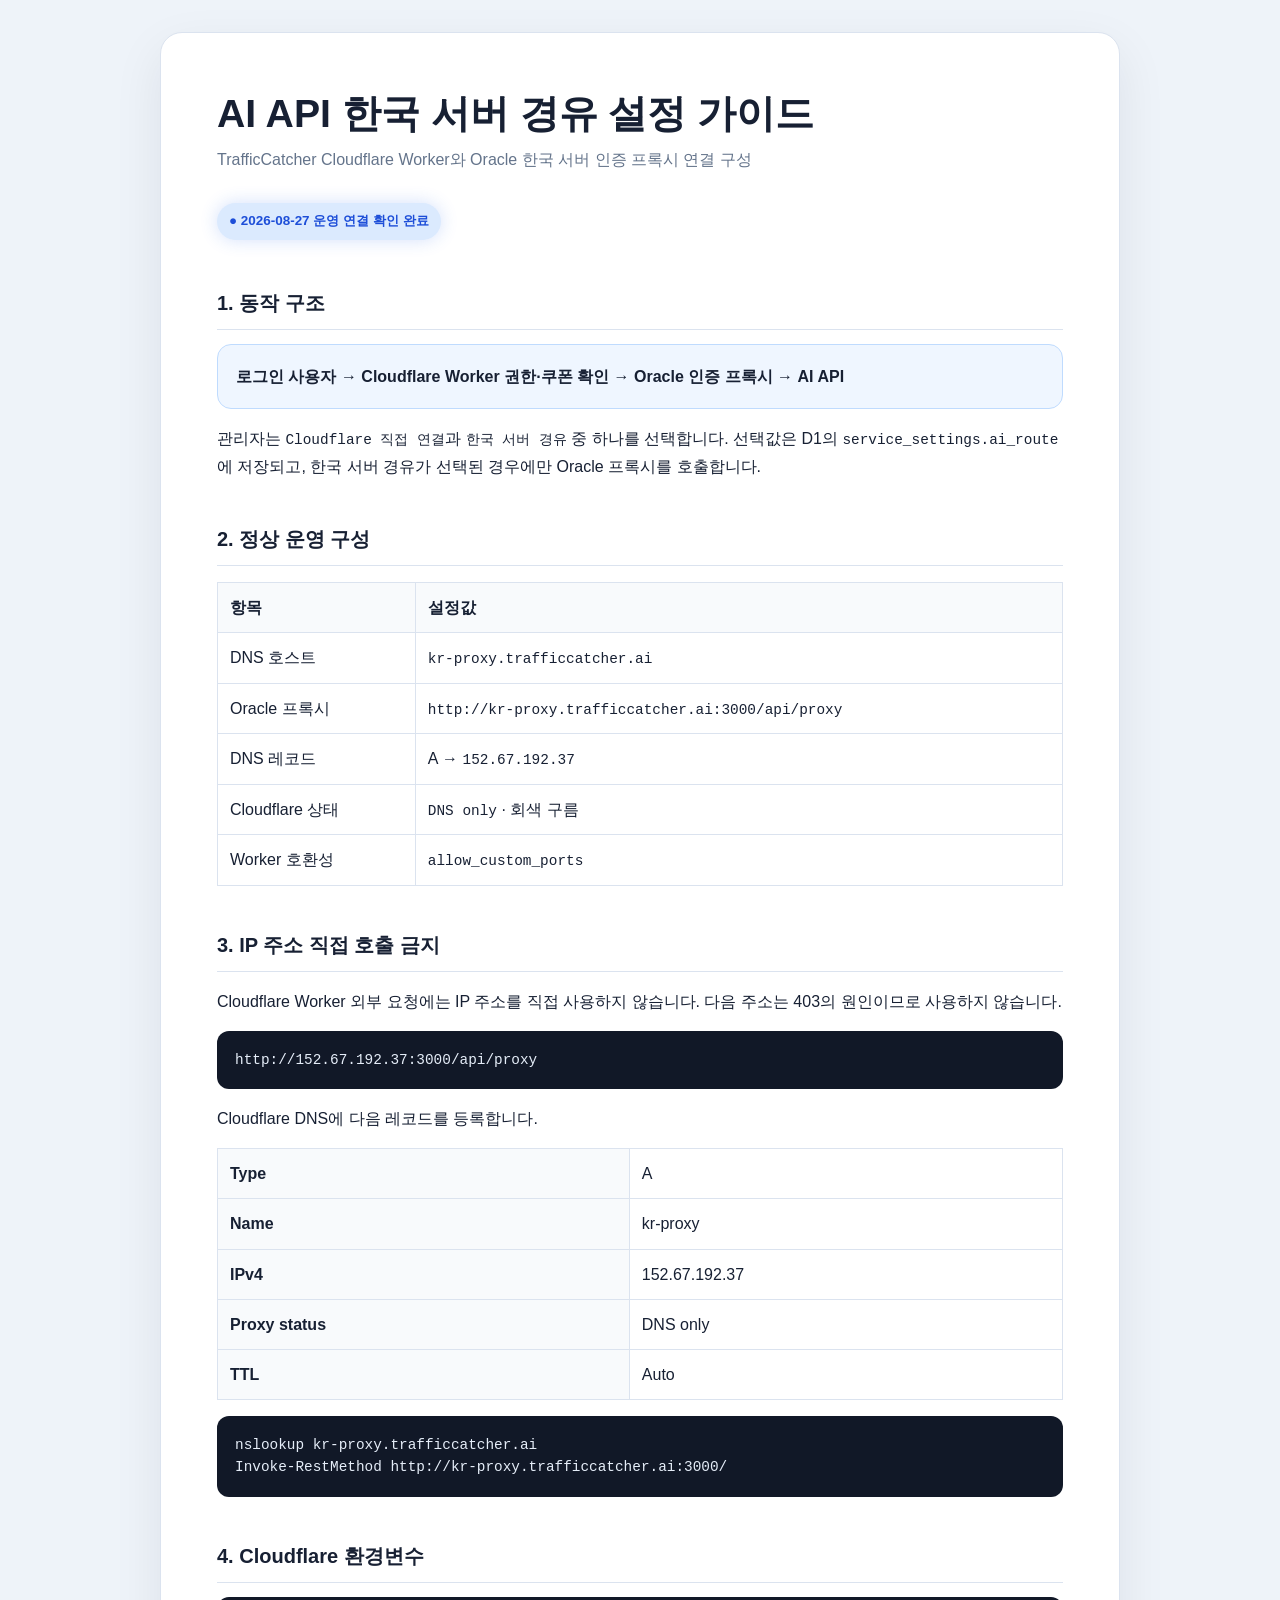
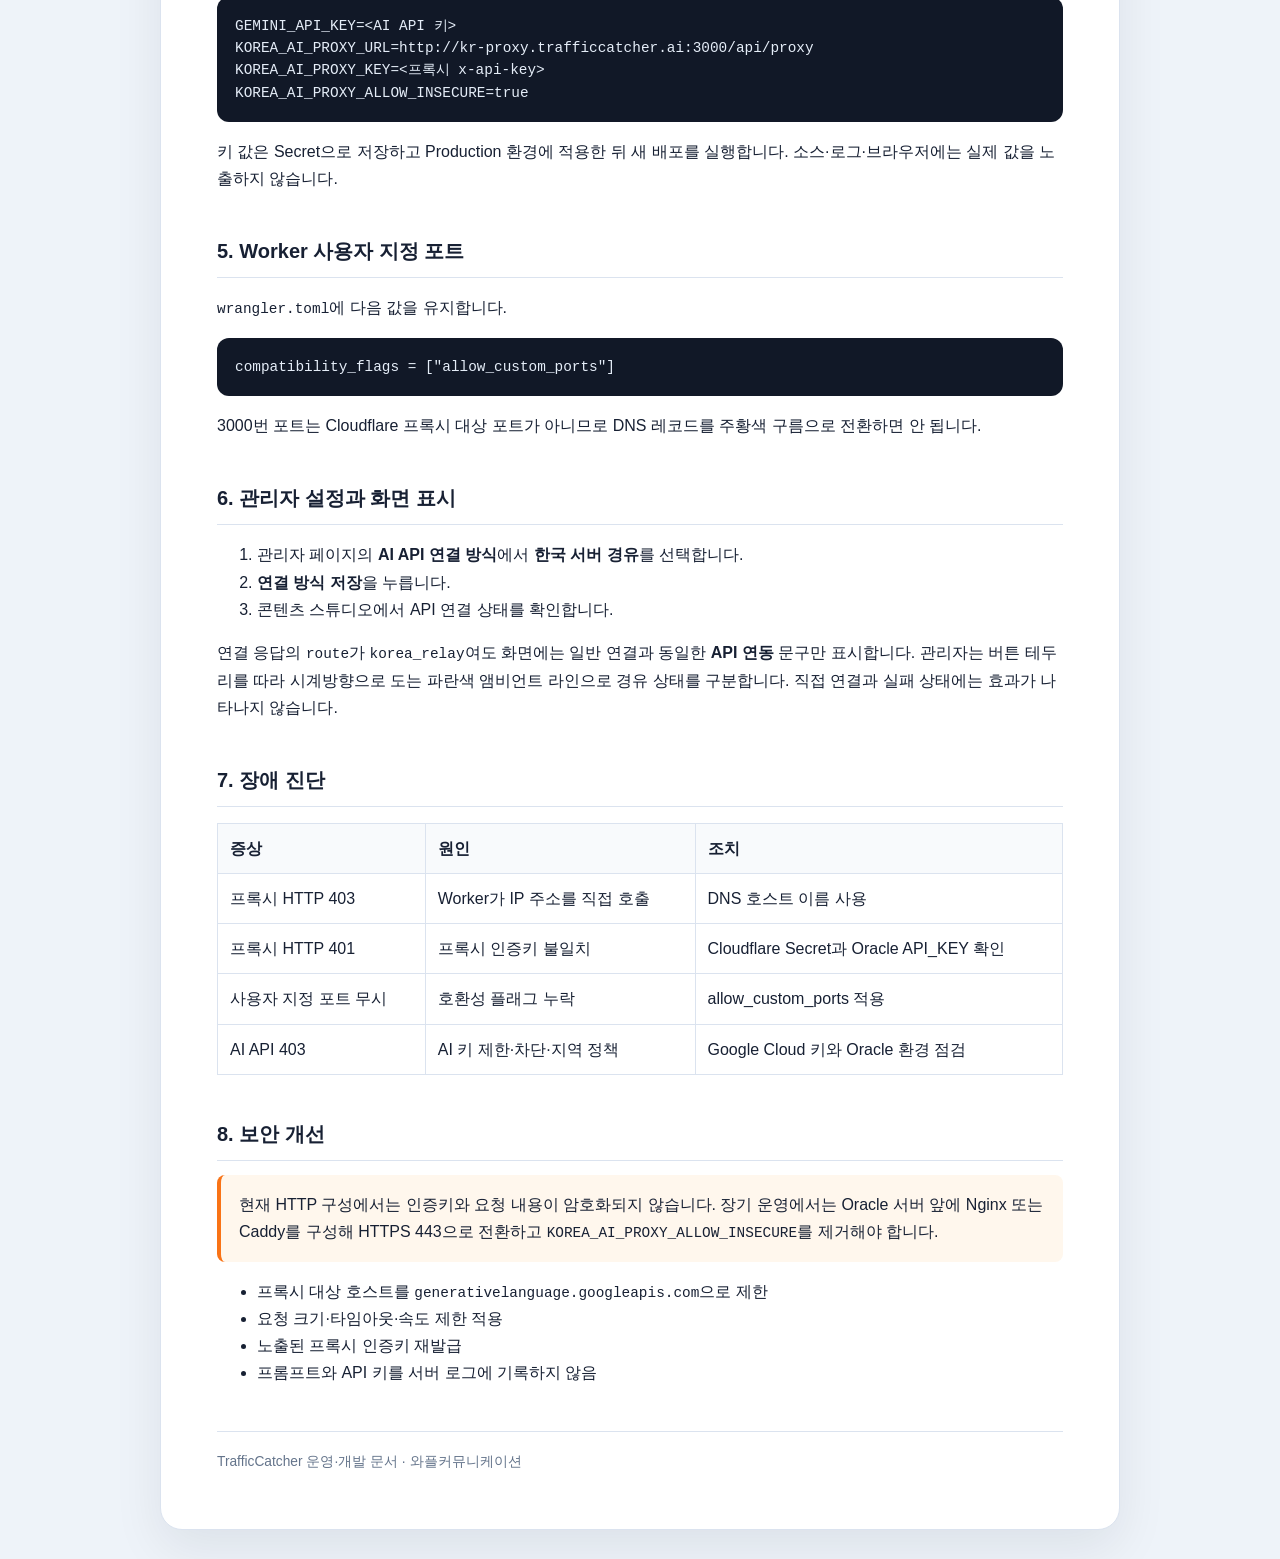
<file: docs/AI_API_KOREA_RELAY_GUIDE.html>
<!doctype html>
<html lang="ko">
<head>
  <meta charset="utf-8">
  <meta name="viewport" content="width=device-width,initial-scale=1">
  <link rel="icon" href="/static/favicon.ico?v=20260828-1" sizes="any">
  <link rel="icon" type="image/png" sizes="32x32" href="/static/favicon-32x32.png?v=20260828-1">
  <link rel="icon" type="image/png" sizes="16x16" href="/static/favicon-16x16.png?v=20260828-1">
  <link rel="apple-touch-icon" sizes="180x180" href="/static/apple-touch-icon.png?v=20260828-1">
  <link rel="manifest" href="/static/site.webmanifest?v=20260828-1">
  <meta name="theme-color" content="#4f37d8">
  <!-- Google tag (gtag.js) -->
  <script async src="https://www.googletagmanager.com/gtag/js?id=G-NDHFGY590H"></script>
  <script>
    window.dataLayer = window.dataLayer || [];
    function gtag(){dataLayer.push(arguments);}
    gtag('js', new Date());
    gtag('config', 'G-NDHFGY590H');
  </script>
  <title>AI API 한국 서버 경유 설정 가이드 | TrafficCatcher</title>
  <style>
    :root{color-scheme:light;--blue:#2563eb;--ink:#172033;--muted:#64748b;--line:#dbe3ef;--panel:#f8fafc;--warn:#fff7ed}
    *{box-sizing:border-box}body{margin:0;background:#eef3f9;color:var(--ink);font-family:Paperlogy,-apple-system,BlinkMacSystemFont,"Segoe UI",sans-serif;line-height:1.7}
    main{width:min(960px,calc(100% - 32px));margin:32px auto;padding:clamp(24px,5vw,56px);background:#fff;border:1px solid var(--line);border-radius:22px;box-shadow:0 18px 50px rgba(15,23,42,.08)}
    h1{margin:0 0 8px;font-size:clamp(1.7rem,4vw,2.45rem);line-height:1.25}h2{margin:42px 0 14px;padding-bottom:9px;border-bottom:1px solid var(--line);font-size:1.25rem}h3{margin:26px 0 10px;font-size:1.05rem}
    p,li{font-weight:400}.lead{color:var(--muted);margin-top:0}.verified{display:inline-flex;align-items:center;gap:8px;margin:14px 0 4px;padding:7px 12px;border-radius:999px;background:#dbeafe;color:#1d4ed8;font-size:.84rem;font-weight:700;box-shadow:0 0 18px rgba(37,99,235,.2)}
    code{font-family:"Cascadia Code",Consolas,monospace;font-size:.9em}pre{overflow:auto;padding:18px;border-radius:12px;background:#111827;color:#e5edf8;line-height:1.55}table{width:100%;border-collapse:collapse;margin:16px 0}th,td{padding:11px 12px;border:1px solid var(--line);text-align:left;vertical-align:top}th{background:var(--panel)}
    .flow{padding:18px;border:1px solid #bfdbfe;border-radius:14px;background:#eff6ff;font-weight:650}.warning{padding:16px 18px;border-left:4px solid #f97316;border-radius:8px;background:var(--warn)}
    a{color:var(--blue)}footer{margin-top:44px;padding-top:18px;border-top:1px solid var(--line);color:var(--muted);font-size:.86rem}@media(max-width:600px){main{width:100%;margin:0;border-radius:0;padding:24px 18px}table{font-size:.86rem}}
  </style>
</head>
<body>
<main>
  <h1>AI API 한국 서버 경유 설정 가이드</h1>
  <p class="lead">TrafficCatcher Cloudflare Worker와 Oracle 한국 서버 인증 프록시 연결 구성</p>
  <div class="verified">● 2026-08-27 운영 연결 확인 완료</div>

  <h2>1. 동작 구조</h2>
  <div class="flow">로그인 사용자 → Cloudflare Worker 권한·쿠폰 확인 → Oracle 인증 프록시 → AI API</div>
  <p>관리자는 <code>Cloudflare 직접 연결</code>과 <code>한국 서버 경유</code> 중 하나를 선택합니다. 선택값은 D1의 <code>service_settings.ai_route</code>에 저장되고, 한국 서버 경유가 선택된 경우에만 Oracle 프록시를 호출합니다.</p>

  <h2>2. 정상 운영 구성</h2>
  <table><thead><tr><th>항목</th><th>설정값</th></tr></thead><tbody>
    <tr><td>DNS 호스트</td><td><code>kr-proxy.trafficcatcher.ai</code></td></tr>
    <tr><td>Oracle 프록시</td><td><code>http://kr-proxy.trafficcatcher.ai:3000/api/proxy</code></td></tr>
    <tr><td>DNS 레코드</td><td>A → <code>152.67.192.37</code></td></tr>
    <tr><td>Cloudflare 상태</td><td><code>DNS only</code> · 회색 구름</td></tr>
    <tr><td>Worker 호환성</td><td><code>allow_custom_ports</code></td></tr>
  </tbody></table>

  <h2>3. IP 주소 직접 호출 금지</h2>
  <p>Cloudflare Worker 외부 요청에는 IP 주소를 직접 사용하지 않습니다. 다음 주소는 403의 원인이므로 사용하지 않습니다.</p>
  <pre><code>http://152.67.192.37:3000/api/proxy</code></pre>
  <p>Cloudflare DNS에 다음 레코드를 등록합니다.</p>
  <table><tbody>
    <tr><th>Type</th><td>A</td></tr><tr><th>Name</th><td>kr-proxy</td></tr><tr><th>IPv4</th><td>152.67.192.37</td></tr><tr><th>Proxy status</th><td>DNS only</td></tr><tr><th>TTL</th><td>Auto</td></tr>
  </tbody></table>
  <pre><code>nslookup kr-proxy.trafficcatcher.ai
Invoke-RestMethod http://kr-proxy.trafficcatcher.ai:3000/</code></pre>

  <h2>4. Cloudflare 환경변수</h2>
  <pre><code>GEMINI_API_KEY=&lt;AI API 키&gt;
KOREA_AI_PROXY_URL=http://kr-proxy.trafficcatcher.ai:3000/api/proxy
KOREA_AI_PROXY_KEY=&lt;프록시 x-api-key&gt;
KOREA_AI_PROXY_ALLOW_INSECURE=true</code></pre>
  <p>키 값은 Secret으로 저장하고 Production 환경에 적용한 뒤 새 배포를 실행합니다. 소스·로그·브라우저에는 실제 값을 노출하지 않습니다.</p>

  <h2>5. Worker 사용자 지정 포트</h2>
  <p><code>wrangler.toml</code>에 다음 값을 유지합니다.</p>
  <pre><code>compatibility_flags = ["allow_custom_ports"]</code></pre>
  <p>3000번 포트는 Cloudflare 프록시 대상 포트가 아니므로 DNS 레코드를 주황색 구름으로 전환하면 안 됩니다.</p>

  <h2>6. 관리자 설정과 화면 표시</h2>
  <ol><li>관리자 페이지의 <b>AI API 연결 방식</b>에서 <b>한국 서버 경유</b>를 선택합니다.</li><li><b>연결 방식 저장</b>을 누릅니다.</li><li>콘텐츠 스튜디오에서 API 연결 상태를 확인합니다.</li></ol>
  <p>연결 응답의 <code>route</code>가 <code>korea_relay</code>여도 화면에는 일반 연결과 동일한 <b>API 연동</b> 문구만 표시합니다. 관리자는 버튼 테두리를 따라 시계방향으로 도는 파란색 앰비언트 라인으로 경유 상태를 구분합니다. 직접 연결과 실패 상태에는 효과가 나타나지 않습니다.</p>

  <h2>7. 장애 진단</h2>
  <table><thead><tr><th>증상</th><th>원인</th><th>조치</th></tr></thead><tbody>
    <tr><td>프록시 HTTP 403</td><td>Worker가 IP 주소를 직접 호출</td><td>DNS 호스트 이름 사용</td></tr>
    <tr><td>프록시 HTTP 401</td><td>프록시 인증키 불일치</td><td>Cloudflare Secret과 Oracle API_KEY 확인</td></tr>
    <tr><td>사용자 지정 포트 무시</td><td>호환성 플래그 누락</td><td>allow_custom_ports 적용</td></tr>
    <tr><td>AI API 403</td><td>AI 키 제한·차단·지역 정책</td><td>Google Cloud 키와 Oracle 환경 점검</td></tr>
  </tbody></table>

  <h2>8. 보안 개선</h2>
  <div class="warning">현재 HTTP 구성에서는 인증키와 요청 내용이 암호화되지 않습니다. 장기 운영에서는 Oracle 서버 앞에 Nginx 또는 Caddy를 구성해 HTTPS 443으로 전환하고 <code>KOREA_AI_PROXY_ALLOW_INSECURE</code>를 제거해야 합니다.</div>
  <ul><li>프록시 대상 호스트를 <code>generativelanguage.googleapis.com</code>으로 제한</li><li>요청 크기·타임아웃·속도 제한 적용</li><li>노출된 프록시 인증키 재발급</li><li>프롬프트와 API 키를 서버 로그에 기록하지 않음</li></ul>

  <footer>TrafficCatcher 운영·개발 문서 · 와플커뮤니케이션</footer>
</main>
</body>
</html>
</file>
